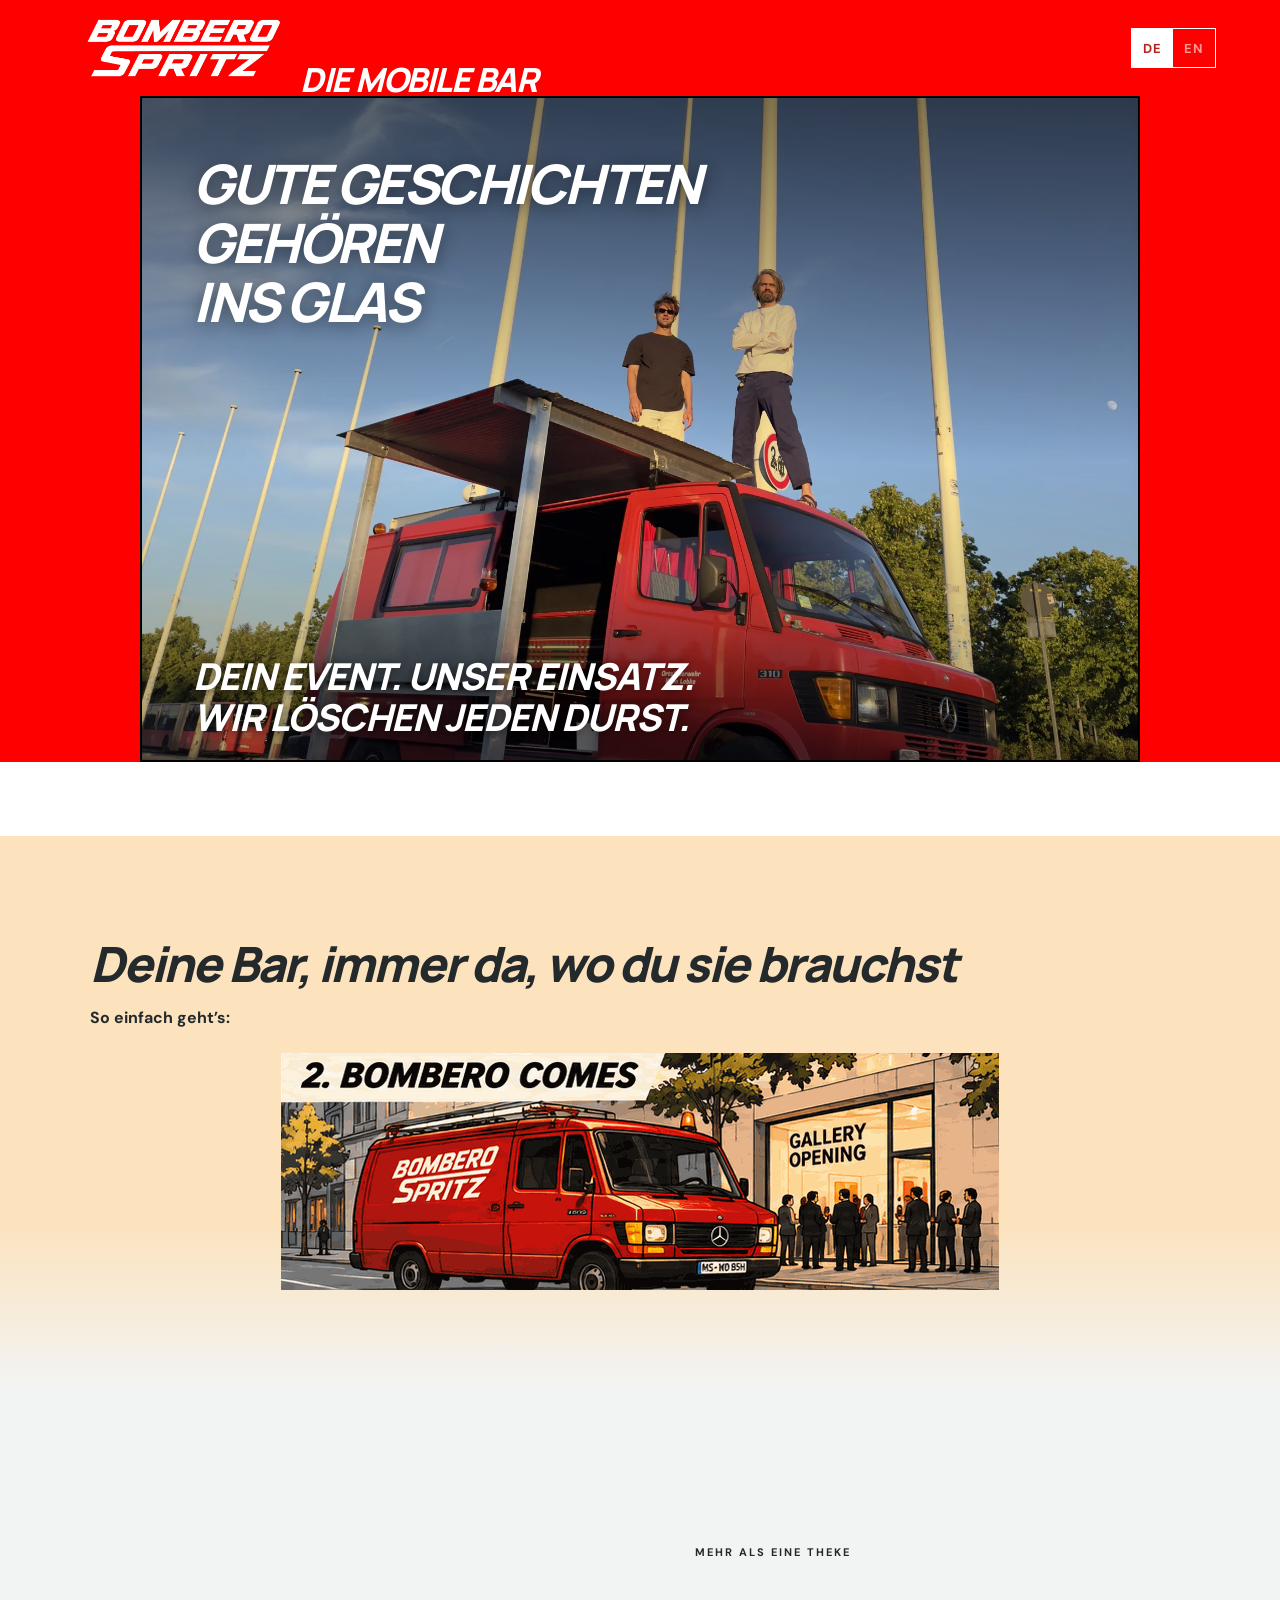
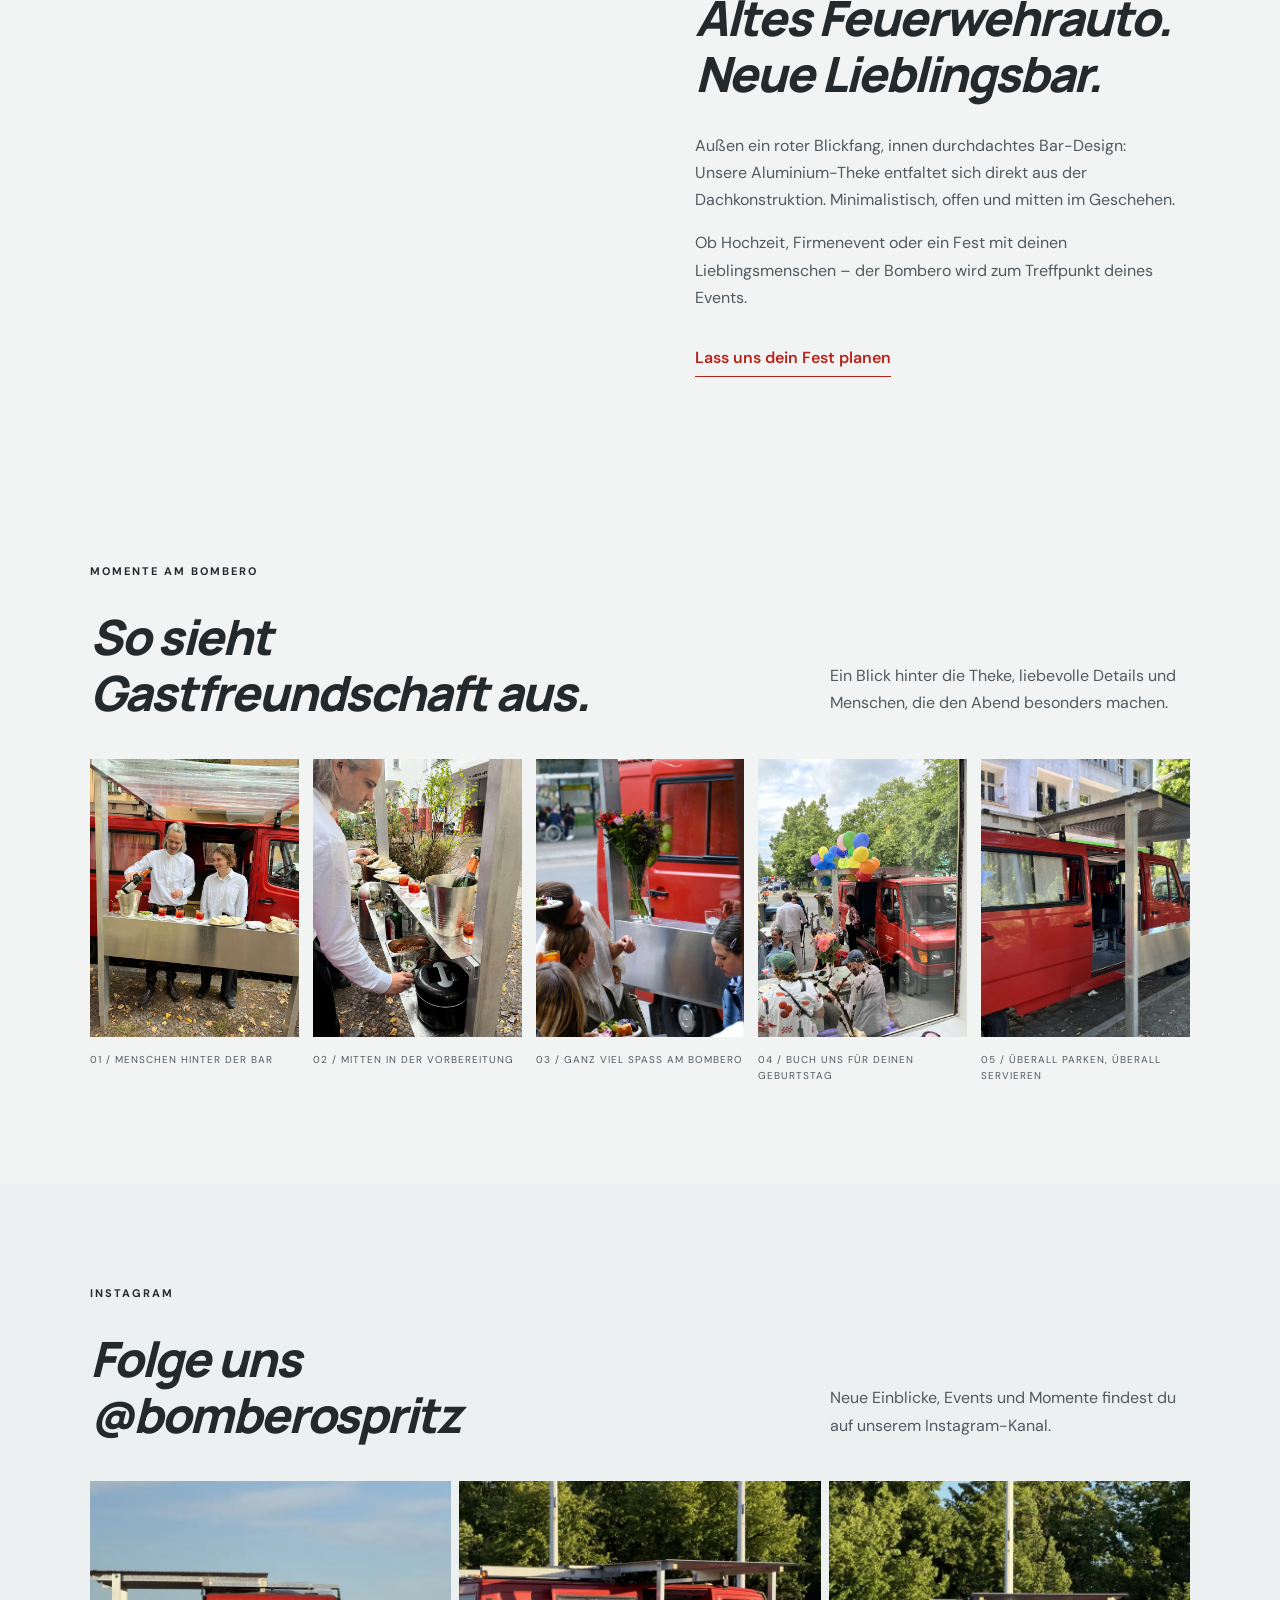
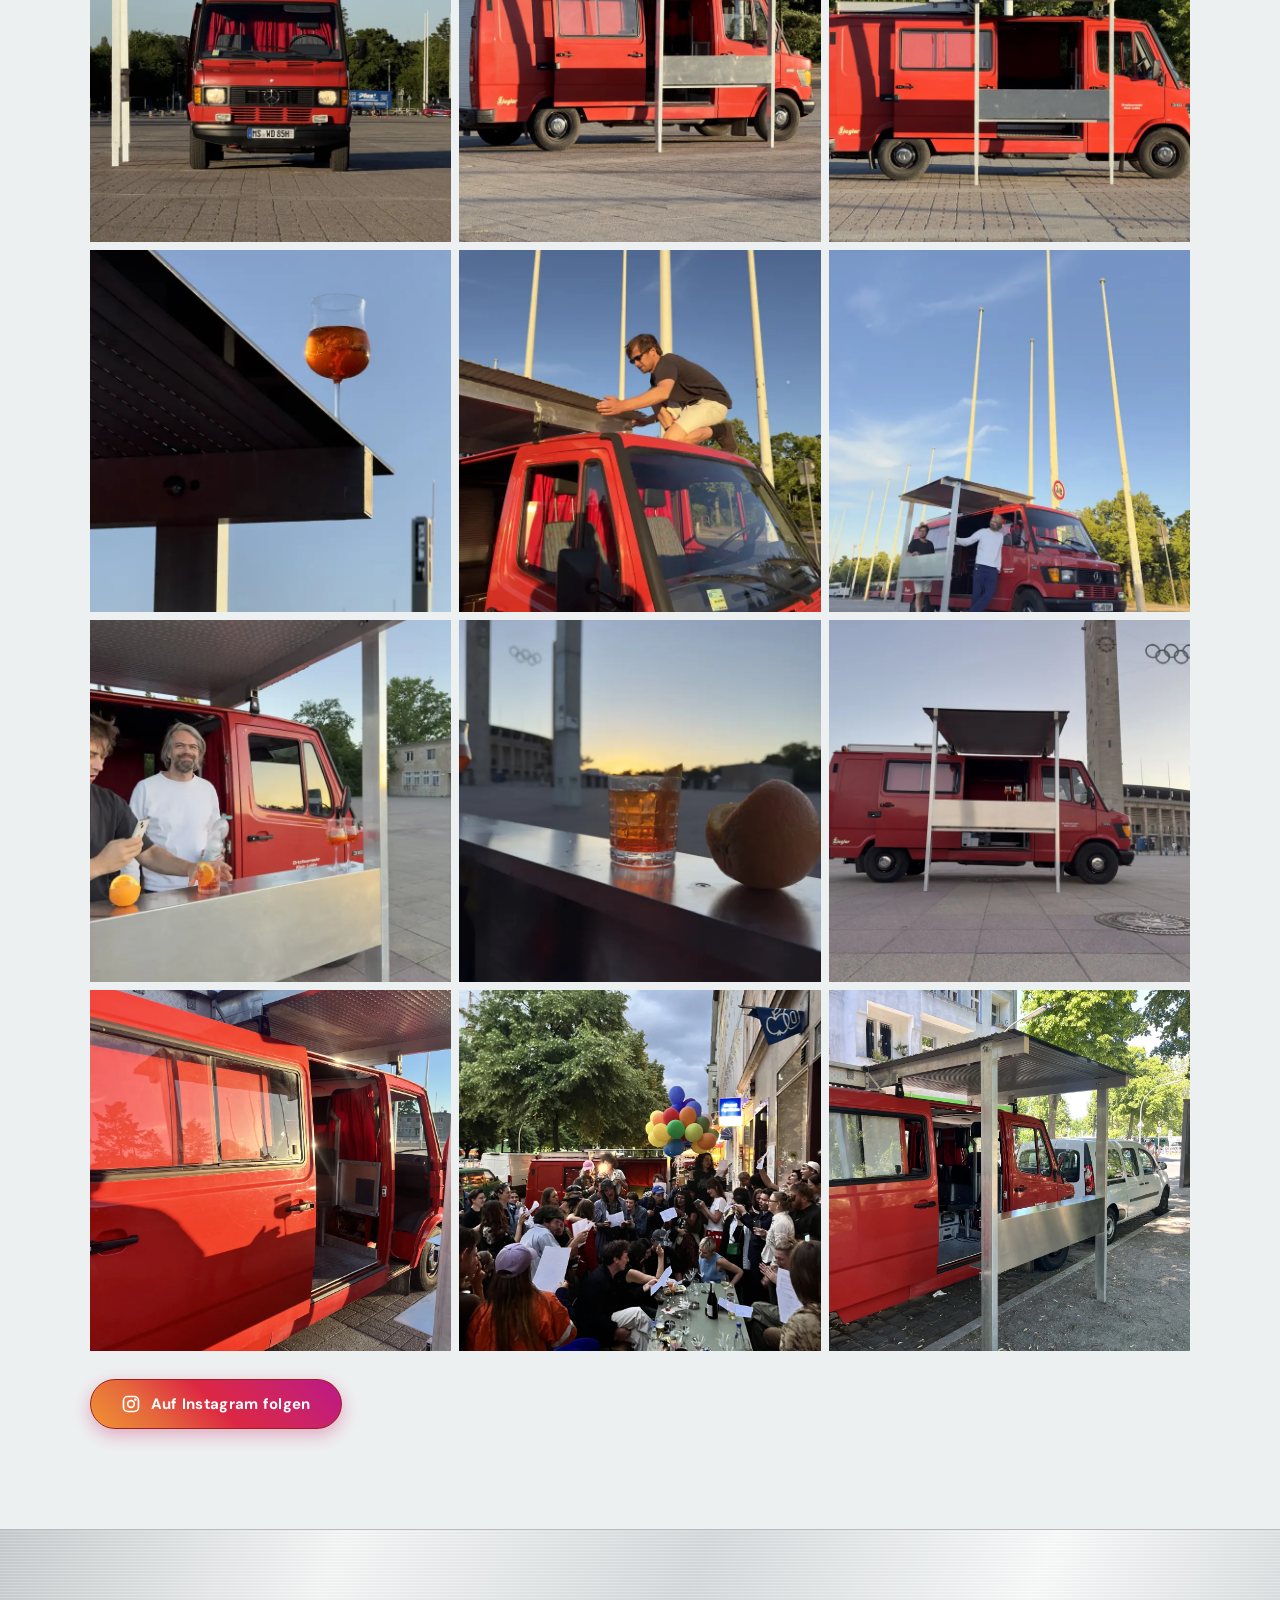
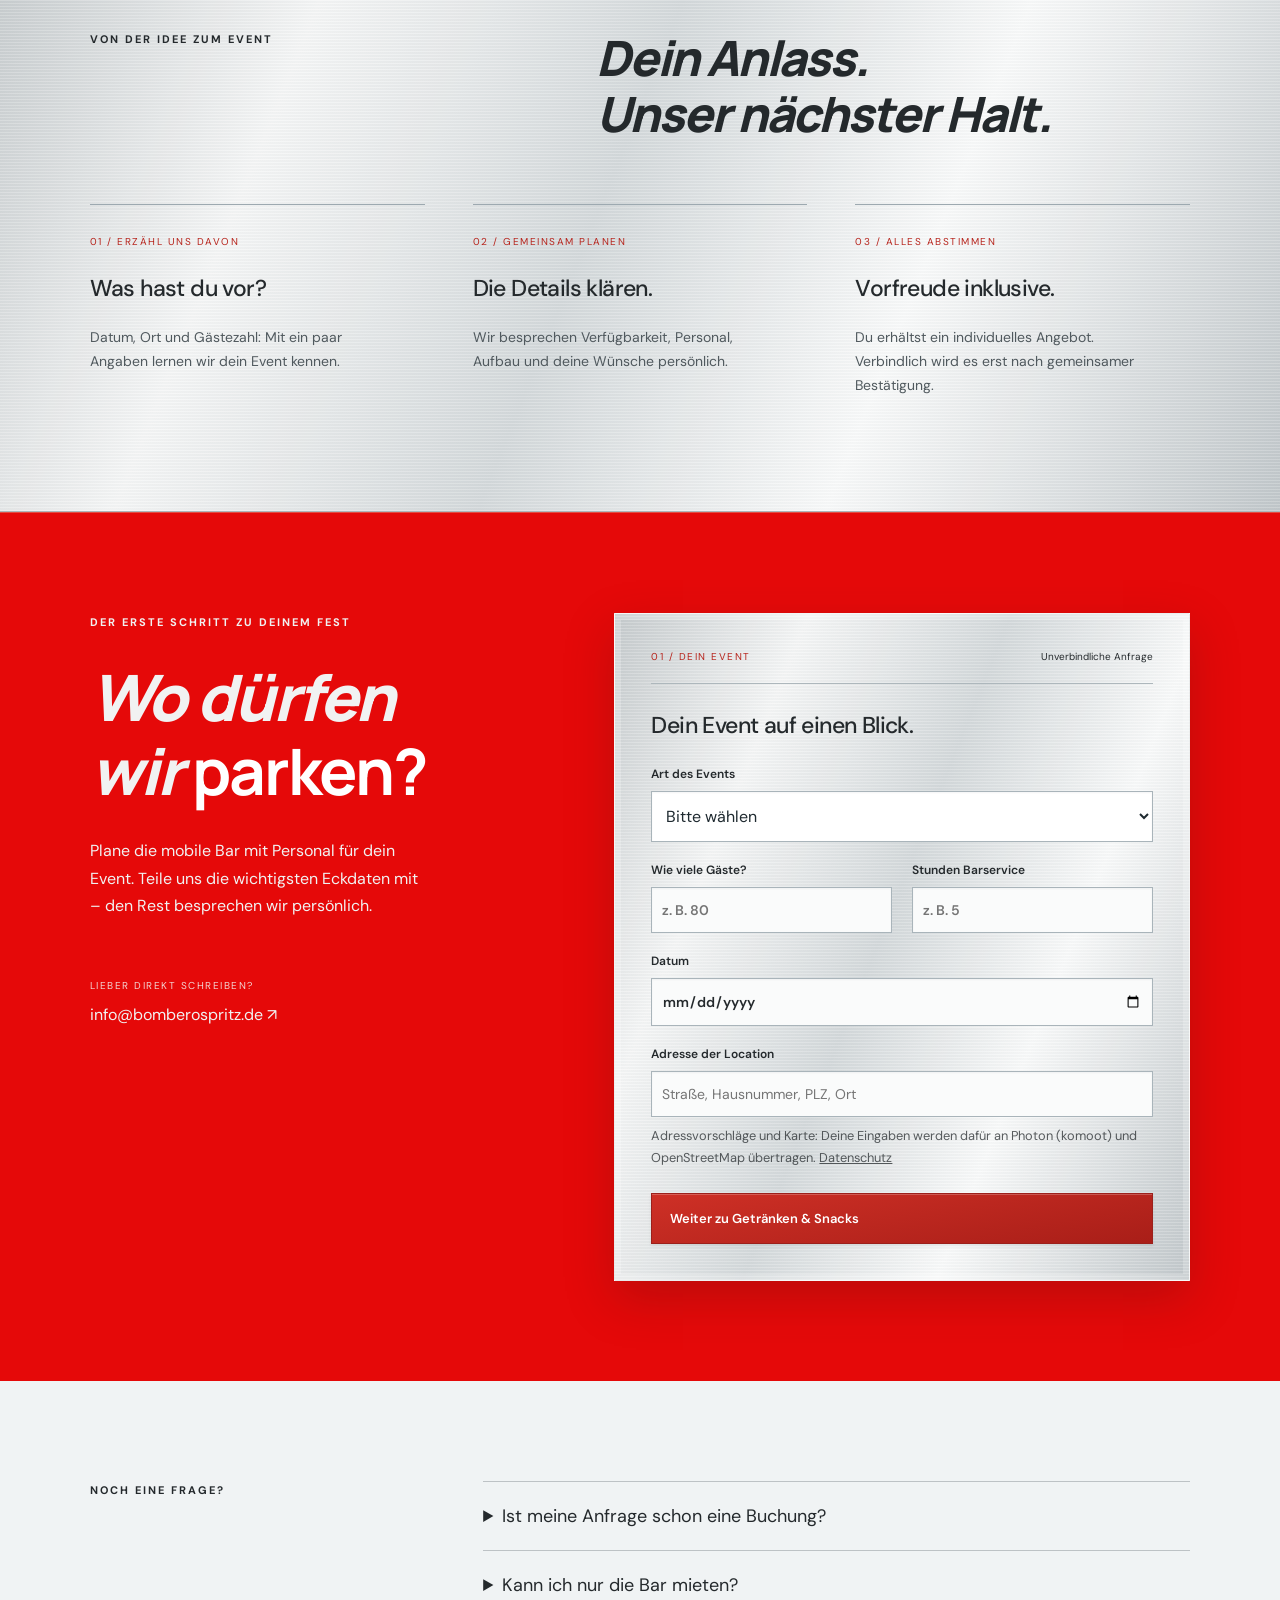
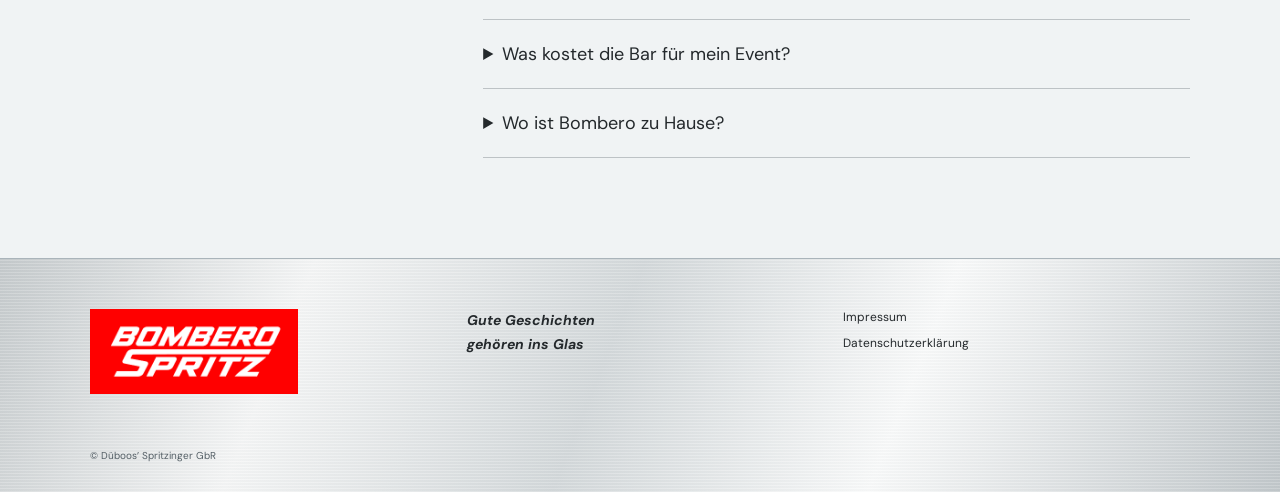
<file: index.html>
<!doctype html>
<html lang="de">

<head>
    <meta charset="utf-8">
    <meta name="viewport" content="width=device-width,initial-scale=1">
    <title>
        Bombero Spritz — Deine mobile Bar aus Berlin
    </title>
    <meta name="description" content="Ein roter Klassiker. Eine besondere Bar. Entdecke  Bombero Spritz aus Berlin und plane die mobile Bar für dein Event.">
    <link rel="stylesheet" href="assets/leaflet/leaflet.css">
    <link rel="stylesheet" href="style.css">
</head>

<body>
    <header>
        <a class="brand" href="#" aria-label="Bombero Spritz Startseite"><img src="assets/logo.png" alt="Bombero Spritz" width="911" height="371"></a>
        <div class="drive" aria-hidden="false"><span>Die mobile Bar</span></div>
        <nav aria-label="Sprache"><div class="lang-switch" role="group" aria-label="Sprache / Language"><button type="button" data-lang="de" lang="de" aria-pressed="true">DE</button><button type="button" data-lang="en" lang="en" aria-pressed="false">EN</button></div></nav>
    </header>
    <main>
        <div class="top-split">
        <div class="top-hero">
        <section class="stage">
            <div class="stage-frame">
                <img src="assets/hero.webp" alt="Zwei Mitglieder des Bombero-Teams auf dem Dach des roten Feuerwehrwagens">
                <div class="stage-copy">
                    <h1>
                        Gute Geschichten<br>gehören<br>ins Glas
                    </h1>
                    <p class="intro">
                        Dein Event. Unser Einsatz.<br>Wir löschen jeden Durst.
                    </p>
                </div>
            </div>
        </section>
        <div class="cta-row">
            <a class="stage-cta" href="#event">Dein Event planen</a>
        </div>
        <section class="gif-section section" aria-labelledby="gif-heading">
            <h2 id="gif-heading">Deine Bar, immer da, wo du sie brauchst</h2>
            <p>So einfach geht’s:</p>
            <img src="assets/gallery_opening.gif" alt="Comic: Eine Frau in einer Galerie ruft Bombero Spritz an" width="718" height="237">
        </section>
        </div>
        <section class="story section" id="bar">
            <div class="story-photo slideshow">
                <img src="assets/foto_2a.webp" alt="Zwei Mitglieder des Bombero-Teams hinter der glänzenden Aluminium-Theke vor dem roten Feuerwehrwagen" loading="lazy">
                <img src="assets/foto_2b.webp" alt="" loading="lazy">
            </div>
            <div>
                <p class="eyebrow">
                    MEHR ALS EINE THEKE
                </p>
                <h2>
                    Altes Feuerwehrauto.<br>Neue Lieblingsbar.
                </h2>
                <p>
                    Außen ein roter Blickfang, innen durchdachtes Bar-Design: Unsere Aluminium-Theke entfaltet sich direkt aus der Dachkonstruktion. Minimalistisch, offen und mitten im Geschehen.
                </p>
                <p>
                    Ob Hochzeit, Firmenevent oder ein Fest mit deinen Lieblingsmenschen – der Bombero wird zum Treffpunkt deines Events.
                </p>
                <a class="text-link" href="#event">Lass uns dein Fest planen</a>
            </div>
        </section>
        </div>
        <section class="event-gallery section" id="einblicke">
            <div class="gallery-heading">
                <div>
                    <p class="eyebrow">
                        MOMENTE AM BOMBERO
                    </p>
                    <h2>
                        So sieht<br>Gastfreundschaft aus.
                    </h2>
                </div>
                <p>
                    Ein Blick hinter die Theke, liebevolle Details und Menschen, die den Abend besonders machen.
                </p>
            </div>
            <div class="photo-grid">
                <figure>
                    <a href="assets/event-team.jpg" target="_blank" rel="noopener" aria-label="Teamfoto in voller Größe öffnen"><img src="assets/event-team.jpg" alt="Zwei Mitglieder des Bombero-Teams hinter der gedeckten Bar" loading="lazy" width="1536" height="2048"></a>
                    <figcaption>
                        01 / Menschen hinter der Bar
                    </figcaption>
                </figure>
                <figure>
                    <a href="assets/event-service.jpg" target="_blank" rel="noopener" aria-label="Servicefoto in voller Größe öffnen"><img src="assets/event-service.jpg" alt="Ein Blick hinter die Theke während der Vorbereitung" loading="lazy" width="1536" height="2048"></a>
                    <figcaption>
                        02 / Mitten in der Vorbereitung
                    </figcaption>
                </figure>
                <figure>
                    <a href="assets/so-much-fun.webp" target="_blank" rel="noopener" aria-label="Foto in voller Größe öffnen"><img src="assets/so-much-fun.webp" alt="Gäste mit Tellern und Drinks vor dem roten Feuerwehrwagen mit Blumenstrauß auf der Theke" loading="lazy" width="1066" height="1600"></a>
                    <figcaption>
                        03 / Ganz viel Spaß am Bombero
                    </figcaption>
                </figure>
                <figure>
                    <a href="assets/book-it.webp" target="_blank" rel="noopener" aria-label="Foto in voller Größe öffnen"><img src="assets/book-it.webp" alt="Bunte Luftballons über dem roten Feuerwehrwagen, Gäste feiern im Vordergrund" loading="lazy" width="1350" height="1800"></a>
                    <figcaption>
                        04 / Buch uns für deinen Geburtstag
                    </figcaption>
                </figure>
                <figure>
                    <a href="assets/park-and-serve.webp" target="_blank" rel="noopener" aria-label="Foto in voller Größe öffnen"><img src="assets/park-and-serve.webp" alt="Der rote Feuerwehrwagen mit ausgeklappter Theke am Straßenrand" loading="lazy" width="1800" height="1350"></a>
                    <figcaption>
                        05 / Überall parken, überall servieren
                    </figcaption>
                </figure>
            </div>
        </section>
        <section class="insta section" id="instagram">
            <div class="gallery-heading">
                <div>
                    <p class="eyebrow">
                        INSTAGRAM
                    </p>
                    <h2>
                        Folge uns<br>@bomberospritz
                    </h2>
                </div>
                <p>
                    Neue Einblicke, Events und Momente findest du auf unserem Instagram-Kanal.
                </p>
            </div>
            <div class="insta-grid">
                <a href="https://www.instagram.com/bomberospritz/" target="_blank" rel="noopener"><img src="assets/insta/IMG_4475.webp" alt="Der rote Bombero-Wagen von vorn auf einem weiten Platz" loading="lazy" width="750" height="750"></a>
                <a href="https://www.instagram.com/bomberospritz/" target="_blank" rel="noopener"><img src="assets/insta/IMG_4489.webp" alt="Der Bombero-Wagen mit aufgeklappter Theke in der Abendsonne" loading="lazy" width="750" height="750"></a>
                <a href="https://www.instagram.com/bomberospritz/" target="_blank" rel="noopener"><img src="assets/insta/IMG_4493.webp" alt="Der Bombero-Wagen von der Seite vor grünen Bäumen" loading="lazy" width="750" height="750"></a>
                <a href="https://www.instagram.com/bomberospritz/" target="_blank" rel="noopener"><img src="assets/insta/IMG_4516.webp" alt="Ein Spritz-Glas vor blauem Himmel auf der Theke" loading="lazy" width="750" height="750"></a>
                <a href="https://www.instagram.com/bomberospritz/" target="_blank" rel="noopener"><img src="assets/insta/IMG_4530.webp" alt="Ein Teammitglied auf dem Dach des Wagens" loading="lazy" width="750" height="750"></a>
                <a href="https://www.instagram.com/bomberospritz/" target="_blank" rel="noopener"><img src="assets/insta/IMG_4551.webp" alt="Fahnenmasten vor blauem Himmel mit dem Wagen im Vordergrund" loading="lazy" width="750" height="750"></a>
                <a href="https://www.instagram.com/bomberospritz/" target="_blank" rel="noopener"><img src="assets/insta/IMG_4573.webp" alt="Zwei Gäste lächeln aus dem Wagen heraus" loading="lazy" width="750" height="750"></a>
                <a href="https://www.instagram.com/bomberospritz/" target="_blank" rel="noopener"><img src="assets/insta/IMG_4575.webp" alt="Ein Drink im Abendlicht vor den Olympia-Türmen" loading="lazy" width="750" height="750"></a>
                <a href="https://www.instagram.com/bomberospritz/" target="_blank" rel="noopener"><img src="assets/insta/IMG_4627.webp" alt="Der Bombero-Wagen mit Theke vor dem Olympiastadion" loading="lazy" width="750" height="750"></a>
                <a href="https://www.instagram.com/bomberospritz/" target="_blank" rel="noopener"><img src="assets/insta/IMG_8260.webp" alt="Der rote Bombero-Wagen mit offener Tür und Theke im Abendlicht" loading="lazy" width="1125" height="1500"></a>
                <a href="https://www.instagram.com/bomberospritz/" target="_blank" rel="noopener"><img src="assets/insta/IMG_8348.webp" alt="Gäste feiern an langen Tischen unter bunten Luftballons vor dem Bombero" loading="lazy" width="1125" height="1500"></a>
                <a href="https://www.instagram.com/bomberospritz/" target="_blank" rel="noopener"><img src="assets/park-and-serve.webp" alt="Der rote Feuerwehrwagen mit ausgeklappter Theke am Straßenrand" loading="lazy" width="1800" height="1350"></a>
            </div>
            <a class="button insta-follow" href="https://www.instagram.com/bomberospritz/" target="_blank" rel="noopener">Auf Instagram folgen</a>
        </section>
        <section class="process section" id="ablauf">
            <div class="section-heading">
                <p class="eyebrow">
                    VON DER IDEE ZUM EVENT
                </p>
                <h2>
                    Dein Anlass.<br>Unser nächster Halt.
                </h2>
            </div>
            <div class="steps">
                <article>
                    <span>01 / ERZÄHL UNS DAVON</span>
                    <h3>
                        Was hast du vor?
                    </h3>
                    <p>
                        Datum, Ort und Gästezahl: Mit ein paar Angaben lernen wir dein Event kennen.
                    </p>
                </article>
                <article>
                    <span>02 / GEMEINSAM PLANEN</span>
                    <h3>
                        Die Details klären.
                    </h3>
                    <p>
                        Wir besprechen Verfügbarkeit, Personal, Aufbau und deine Wünsche persönlich.
                    </p>
                </article>
                <article>
                    <span>03 / ALLES ABSTIMMEN</span>
                    <h3>
                        Vorfreude inklusive.
                    </h3>
                    <p>
                        Du erhältst ein individuelles Angebot. Verbindlich wird es erst nach gemeinsamer Bestätigung.
                    </p>
                </article>
            </div>
        </section>
        <section class="booking section" id="event">
            <div class="booking-intro">
                <p class="eyebrow">
                    DER ERSTE SCHRITT ZU DEINEM FEST
                </p>
                <h2>
                    Wo dürfen<br>wir <em>parken?</em>
                </h2>
                <p>
                    Plane die mobile Bar mit Personal für dein Event. Teile uns die wichtigsten Eckdaten mit – den Rest besprechen wir persönlich.
                </p>
                <div class="contact">
                    <span>LIEBER DIREKT SCHREIBEN?</span><a href="mailto:info@bomberospritz.de">info@bomberospritz.de ↗</a>
                </div>
            </div>
            <form id="event-form">
                <div class="form-top">
                    <span id="step-label" data-i18n-skip>01 / DEIN EVENT</span><span>Unverbindliche Anfrage</span>
                </div>
                <div id="step-one">
                    <h3>
                        Dein Event auf einen Blick.
                    </h3>
                    <div class="fields">
                        <label class="full">
                Art des Events<select name="eventtyp" required><option value="">Bitte wählen</option><option value="Hochzeit">Hochzeit</option><option value="Firmenevent">Firmenevent</option><option value="Pop-up">Pop-up</option><option value="Galerieeröffnung">Galerieeröffnung</option><option value="Sonstiges">Sonstiges</option></select>
              </label>
                        <label>
                Wie viele Gäste?<input name="gaeste" type="number" min="1" max="100000" step="1" required placeholder="z. B. 80">
              </label>
                        <label>
                Stunden Barservice<input name="stunden" type="number" min="1" max="24" step="0.5" required placeholder="z. B. 5">
              </label>
                        <label class="full">
                Datum<input name="datum" type="date" required>
              </label>
                        <div class="full venue">
                            <label for="adresse">Adresse der Location</label>
                            <div class="venue-box">
                                <input id="adresse" name="adresse" type="text" autocomplete="off" maxlength="200" required placeholder="Straße, Hausnummer, PLZ, Ort" role="combobox" aria-expanded="false" aria-controls="venue-suggestions" aria-autocomplete="list">
                                <ul id="venue-suggestions" class="venue-suggestions" role="listbox" hidden></ul>
                            </div>
                            <p class="venue-hint">Adressvorschläge und Karte: Deine Eingaben werden dafür an Photon (komoot) und OpenStreetMap übertragen. <a href="datenschutz.html">Datenschutz</a></p>
                            <div class="venue-map" id="venue-map" hidden></div>
                        </div>
                    </div>
                    <button class="button" type="button" id="next">Weiter zu Getränken & Snacks</button>
                </div>
                <div id="step-plan" hidden>
                    <h3>
                        Getränke & Snacks.
                    </h3>
                    <ul class="event-recap" id="event-recap" data-i18n-skip></ul>
                    <p class="form-note">
                        Wähle aus, was du möchtest. Die Mengen sind Vorschläge und lassen sich mit +/− oder direkt im Feld ändern. Bei 0 wird der Eintrag entfernt.
                    </p>
                    <div id="quantity-list">
                        <div class="option">
                            <label class="checkline">
                                <input name="aperitivo_an" type="checkbox" checked><span>Spritz-Aperitivo<br><small>1 Getränk pro Gast und Stunde</small></span>
                            </label>
                            <div class="option-body">
                                <div class="quantity-row">
                                    <label for="aperitivo">Getränke</label>
                                    <div class="quantity-control">
                                        <button type="button" data-quantity="aperitivo" data-delta="-1" aria-label="Spritz-Aperitivo verringern">−</button><input id="aperitivo" name="aperitivo" type="number" min="0" max="1000000" step="1" inputmode="numeric" value="0" required><button type="button" data-quantity="aperitivo" data-delta="1" aria-label="Spritz-Aperitivo erhöhen">+</button>
                                    </div>
                                </div>
                            </div>
                        </div>
                        <div class="option">
                            <label class="checkline">
                                <input name="wasser_an" type="checkbox" checked><span>Wasser · kleine Flasche (0,2 l)<br><small>Hälfte still, Hälfte sprudelnd (je 0,2 l)</small></span>
                            </label>
                            <div class="option-body">
                                <div class="quantity-row">
                                    <label for="wasser_still">Stilles Wasser · Flaschen (0,2 l)</label>
                                    <div class="quantity-control">
                                        <button type="button" data-quantity="wasser_still" data-delta="-1" aria-label="Stilles Wasser · Flaschen verringern">−</button><input id="wasser_still" name="wasser_still" type="number" min="0" max="1000000" step="1" inputmode="numeric" value="0" required><button type="button" data-quantity="wasser_still" data-delta="1" aria-label="Stilles Wasser · Flaschen erhöhen">+</button>
                                    </div>
                                </div>
                                <div class="quantity-row">
                                    <label for="wasser_sprudel">Sprudelwasser · Flaschen (0,2 l)</label>
                                    <div class="quantity-control">
                                        <button type="button" data-quantity="wasser_sprudel" data-delta="-1" aria-label="Sprudelwasser · Flaschen verringern">−</button><input id="wasser_sprudel" name="wasser_sprudel" type="number" min="0" max="1000000" step="1" inputmode="numeric" value="0" required><button type="button" data-quantity="wasser_sprudel" data-delta="1" aria-label="Sprudelwasser · Flaschen erhöhen">+</button>
                                    </div>
                                </div>
                                <p class="option-total" id="wasser-total" data-i18n-skip></p>
                            </div>
                        </div>
                        <div class="option">
                            <label class="checkline">
                                <input name="bubbles_an" type="checkbox"><span>Begrüßungsbubbles<br><small>1 Glas pro Gast</small></span>
                            </label>
                            <div class="option-body">
                                <div class="bubble-select"><label for="bubbles">Sorte</label><select id="bubbles" name="bubbles"><option value="Sekt">Sekt</option><option value="Crémant">Crémant</option><option value="Champagner">Champagner</option></select></div>
                                <div class="quantity-row">
                                    <label for="bubbles_qty">Gläser</label>
                                    <div class="quantity-control">
                                        <button type="button" data-quantity="bubbles_qty" data-delta="-1" aria-label="Begrüßungsbubbles · Gläser verringern">−</button><input id="bubbles_qty" name="bubbles_qty" type="number" min="0" max="1000000" step="1" inputmode="numeric" value="0" required><button type="button" data-quantity="bubbles_qty" data-delta="1" aria-label="Begrüßungsbubbles · Gläser erhöhen">+</button>
                                    </div>
                                </div>
                            </div>
                        </div>
                        <div class="option">
                            <label class="checkline">
                                <input name="limonade_an" type="checkbox"><span>Limonade<br><small>1 Portion pro Gast</small></span>
                            </label>
                            <div class="option-body">
                                <div class="quantity-row">
                                    <label for="limonade">Portionen</label>
                                    <div class="quantity-control">
                                        <button type="button" data-quantity="limonade" data-delta="-1" aria-label="Limonade · Portionen verringern">−</button><input id="limonade" name="limonade" type="number" min="0" max="1000000" step="1" inputmode="numeric" value="0" required><button type="button" data-quantity="limonade" data-delta="1" aria-label="Limonade · Portionen erhöhen">+</button>
                                    </div>
                                </div>
                            </div>
                        </div>
                        <div class="option">
                            <label class="checkline">
                                <input name="bier_an" type="checkbox"><span>Bier<br><small>Peroni: Hälfte alkoholfrei, Hälfte mit Alkohol (je 0,3 l)</small></span>
                            </label>
                            <div class="option-body">
                                <div class="quantity-row">
                                    <label for="bier_alkoholfrei">Peroni alkoholfrei · Flaschen (0,3 l)</label>
                                    <div class="quantity-control">
                                        <button type="button" data-quantity="bier_alkoholfrei" data-delta="-1" aria-label="Peroni alkoholfrei · Flaschen verringern">−</button><input id="bier_alkoholfrei" name="bier_alkoholfrei" type="number" min="0" max="1000000" step="1" inputmode="numeric" value="0" required><button type="button" data-quantity="bier_alkoholfrei" data-delta="1" aria-label="Peroni alkoholfrei · Flaschen erhöhen">+</button>
                                    </div>
                                </div>
                                <div class="quantity-row">
                                    <label for="bier_peroni">Peroni mit Alkohol · Flaschen (0,3 l)</label>
                                    <div class="quantity-control">
                                        <button type="button" data-quantity="bier_peroni" data-delta="-1" aria-label="Peroni mit Alkohol · Flaschen verringern">−</button><input id="bier_peroni" name="bier_peroni" type="number" min="0" max="1000000" step="1" inputmode="numeric" value="0" required><button type="button" data-quantity="bier_peroni" data-delta="1" aria-label="Peroni mit Alkohol · Flaschen erhöhen">+</button>
                                    </div>
                                </div>
                            </div>
                        </div>
                        <div class="option">
                            <label class="checkline">
                                <input name="tramezzini_an" type="checkbox"><span>Thunfisch-Tramezzini<br><small>1 Sandwich pro Gast</small></span>
                            </label>
                            <div class="option-body">
                                <div class="quantity-row">
                                    <label for="tramezzini">Stück</label>
                                    <div class="quantity-control">
                                        <button type="button" data-quantity="tramezzini" data-delta="-1" aria-label="Thunfisch-Tramezzini · Stück verringern">−</button><input id="tramezzini" name="tramezzini" type="number" min="0" max="1000000" step="1" inputmode="numeric" value="0" required><button type="button" data-quantity="tramezzini" data-delta="1" aria-label="Thunfisch-Tramezzini · Stück erhöhen">+</button>
                                    </div>
                                </div>
                            </div>
                        </div>
                    </div>
                    <p class="included">
                        ✓ Oliven sind als Snack inbegriffen.
                    </p>
                    <button class="back" id="reset-quantities" type="button">Vorgeschlagene Mengen wiederherstellen</button><button class="button" id="plan-next" type="button">Weiter zu Kontakt & Übersicht</button><button class="back" id="plan-back"
                        type="button">← Eventdetails ändern</button>
                    <p class="form-note" id="quantity-status" role="status" data-i18n-skip>
                    </p>
                </div>
                <div id="step-two" hidden>
                    <h3>
                        Kontakt & Übersicht.
                    </h3>
                    <div class="fields">
                        <label>
                Dein Name<input name="name" autocomplete="name" maxlength="150" required>
              </label>
                        <label>
                E-Mail<input name="email" type="email" autocomplete="email" maxlength="200" required>
              </label>
                        <label>
                Telefon (optional)<input name="telefon" type="tel" autocomplete="tel" maxlength="50">
              </label>
                    </div>
                    <label style="margin-top:20px">
              Weitere Wünsche (optional)<textarea name="wunsch" rows="3" maxlength="1500"></textarea>
            </label>
                    <div id="summary" class="summary" data-i18n-skip>
                    </div>
                    <p class="form-note">
                        Unverbindliche Anfrage: Verfügbarkeit und Preis bestätigen wir persönlich. Mit „Anfrage senden“ geht deine Anfrage direkt an info@bomberospritz.de. Wir melden uns persönlich bei dir. Auf dieser Seite werden keine Daten gespeichert.
                    </p>
                    <input type="text" name="website" tabindex="-1" autocomplete="off" aria-hidden="true" style="position:absolute;left:-9999px;width:1px;height:1px;opacity:0">
                    <button class="button" type="submit">Anfrage senden</button><div class="back-row"><button class="back" type="button" id="back">← Mengen ändern</button><button class="back" type="button" id="back-event">← Eventdetails ändern</button></div>
                    <p id="status" role="status" data-i18n-skip>
                    </p>
                    <button class="back" type="button" id="mail-fallback" hidden>Stattdessen per E-Mail-Programm senden</button>
                </div>
            </form>
        </section>
        <section class="faq section">
            <p class="eyebrow">
                NOCH EINE FRAGE?
            </p>
            <div>
                <details>
                    <summary>
                        Ist meine Anfrage schon eine Buchung?
                    </summary>
                    <p>
                        Nein. Wir klären zuerst Verfügbarkeit und Eventdetails. Eine verbindliche Buchung entsteht erst nach persönlicher Abstimmung und Bestätigung.
                    </p>
                </details>
                <details>
                    <summary>
                        Kann ich nur die Bar mieten?
                    </summary>
                    <p>
                        Ja, die Bar kann auch separat gemietet werden. Schreib uns deine Vorstellungen, damit wir gemeinsam die passende Lösung finden.
                    </p>
                </details>
                <details>
                    <summary>
                        Was kostet die Bar für mein Event?
                    </summary>
                    <p>
                        Der Preis wird individuell abgestimmt. Nenne uns Datum, Ort und Gästezahl, damit wir dein Event einschätzen können.
                    </p>
                </details>
                <details>
                    <summary>
                        Wo ist Bombero zu Hause?
                    </summary>
                    <p>
                        In Berlin. Ob dein Veranstaltungsort möglich ist, klären wir mit dir im Rahmen deiner Anfrage.
                    </p>
                </details>
            </div>
        </section>
    </main>
    <footer>
        <a class="brand" href="#"><img src="assets/logo.png" alt="Bombero Spritz" width="911" height="371"></a>
        <p>
            Gute Geschichten<br>gehören ins Glas
        </p>
        <div class="footer-links"><a href="impressum.html">Impressum</a><a href="datenschutz.html">Datenschutzerklärung</a></div><small>© Düboos’ Spritzinger GbR</small>
    </footer>
    <script src="assets/leaflet/leaflet.js"></script>
    <script src="i18n.js"></script>
    <script src="app.js"></script>
</body>

</html>
</file>
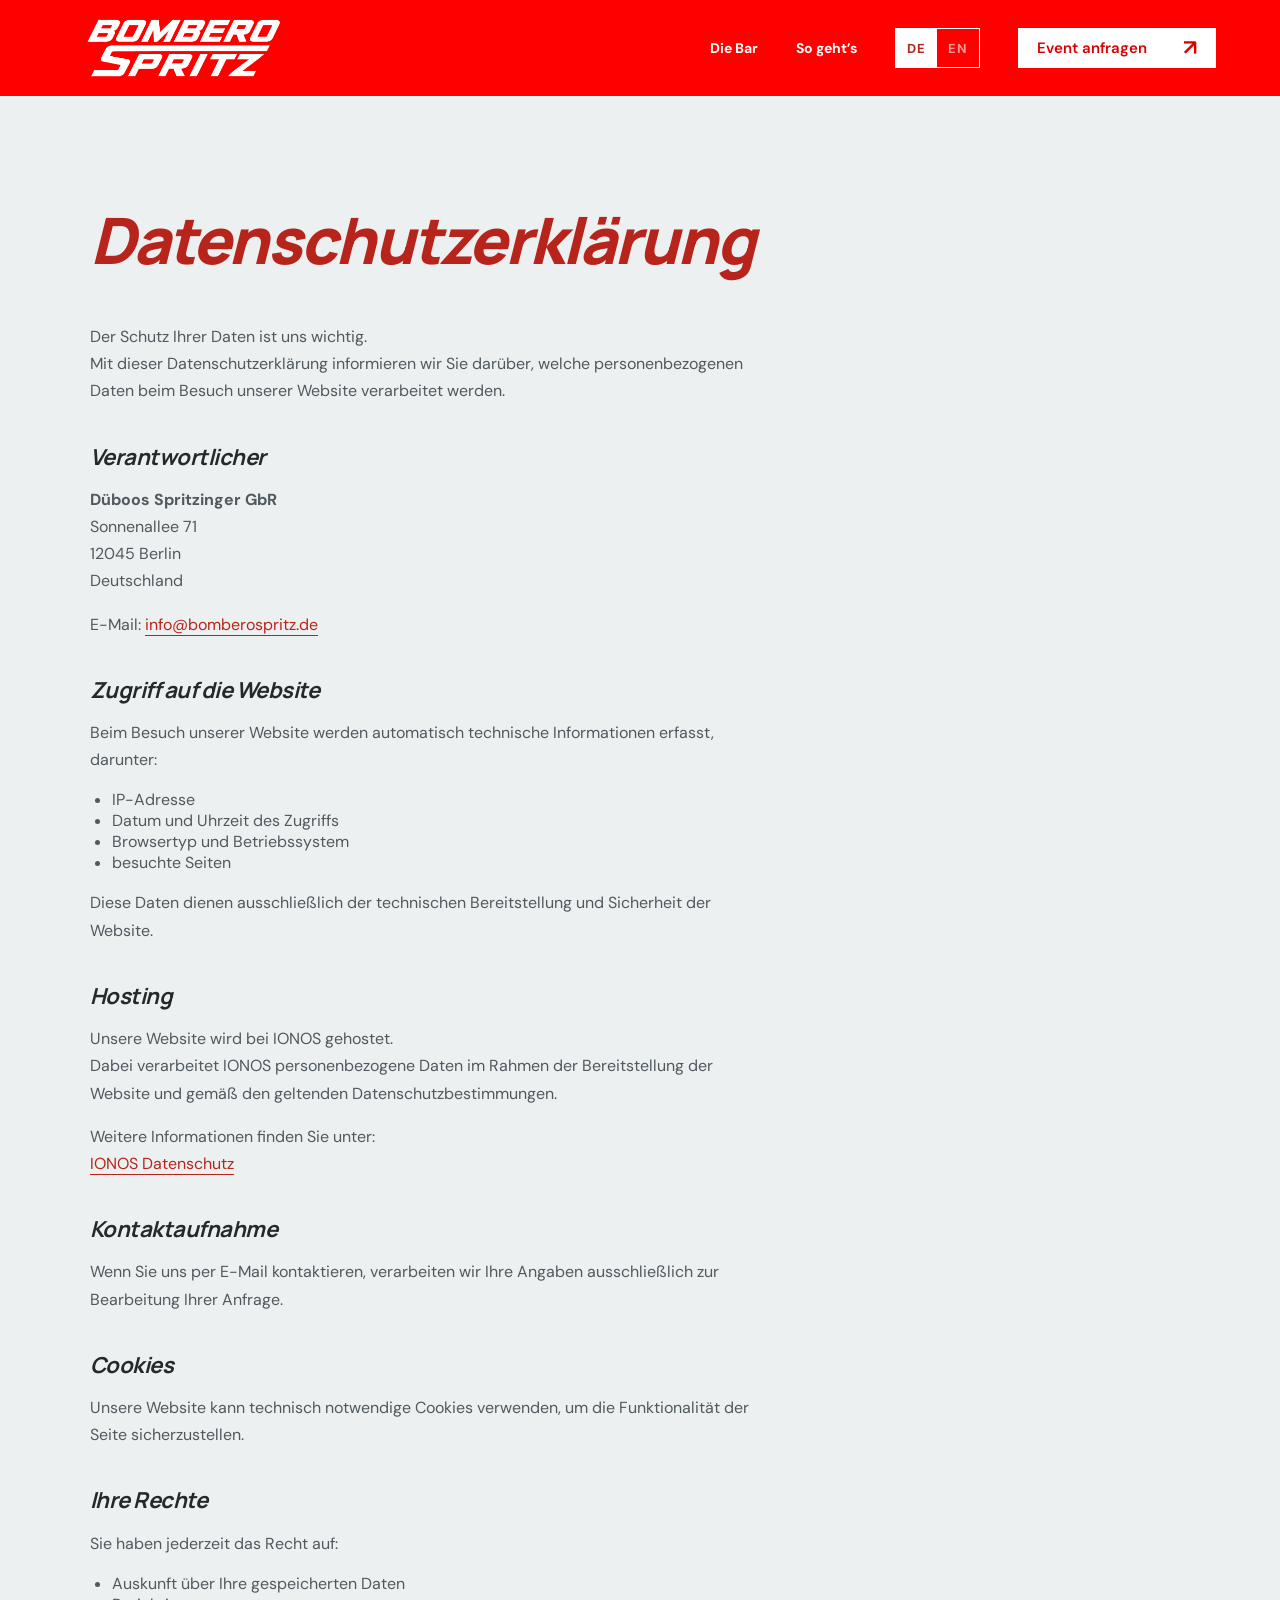
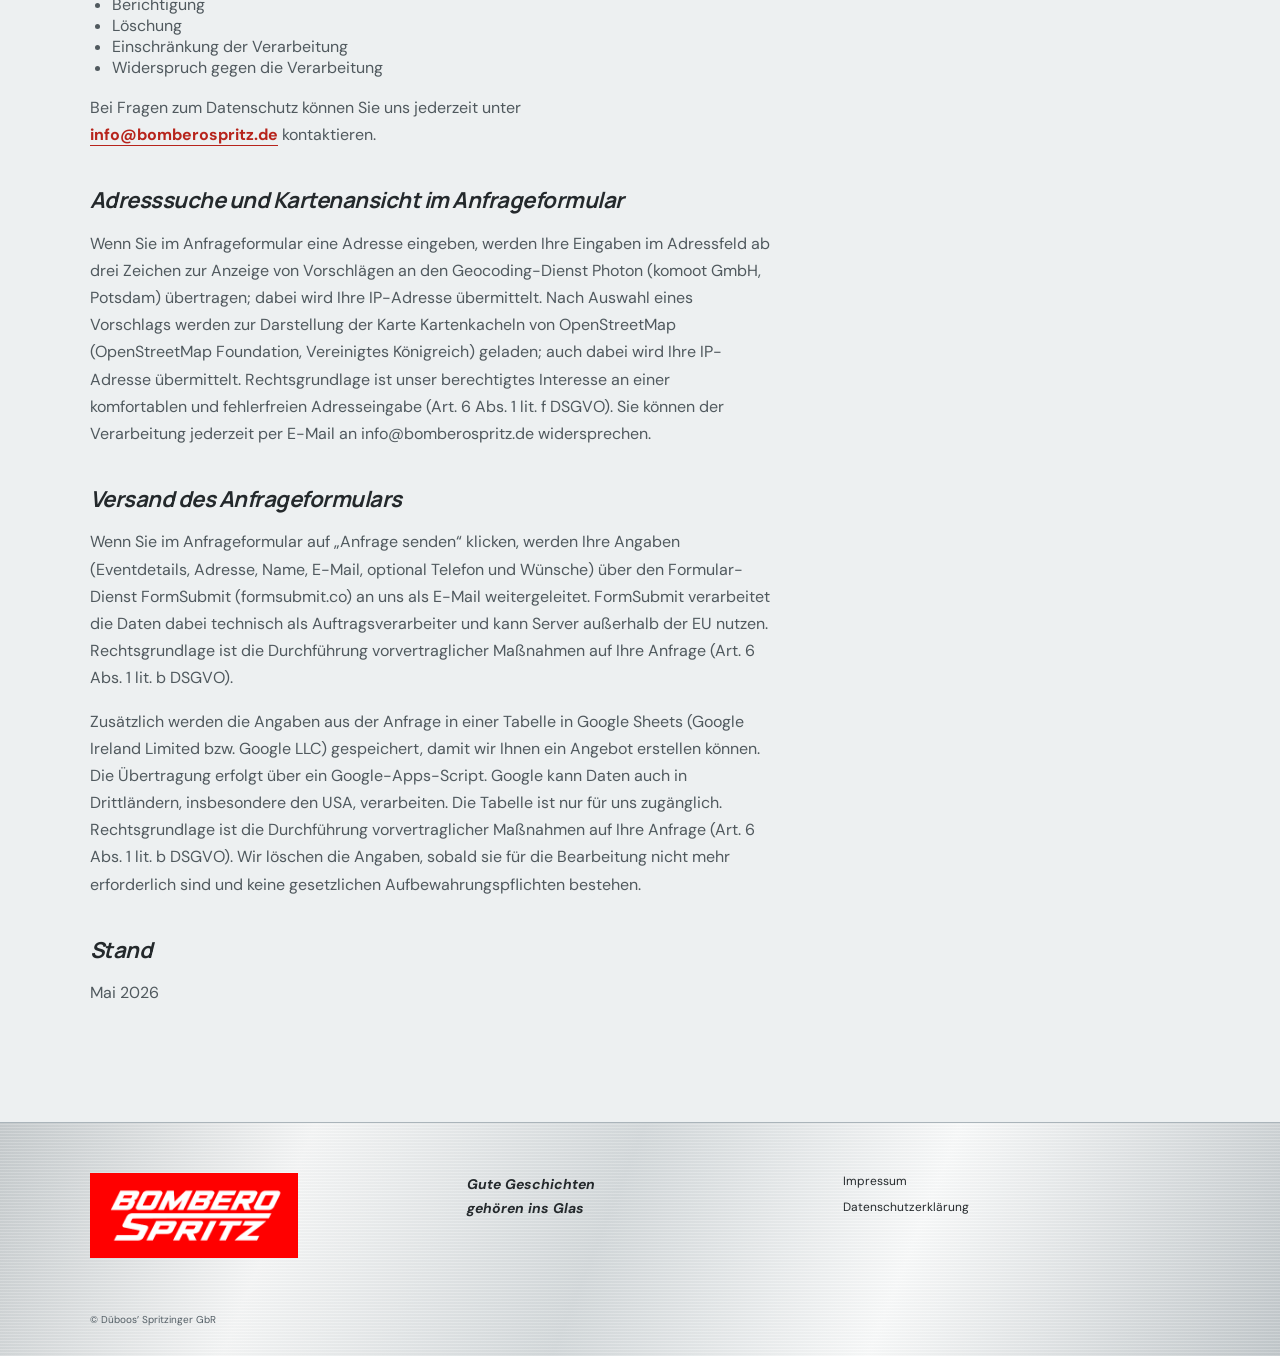
<file: datenschutz.html>
<!doctype html>
<html lang="de">

<head>
    <meta charset="utf-8">
    <meta name="viewport" content="width=device-width,initial-scale=1">
    <title>
        Datenschutzerklärung — Bombero Spritz
    </title>
    <meta name="description" content="Datenschutzerklärung von Bombero Spritz, Düboos Spritzinger GbR, Berlin.">
    <link rel="stylesheet" href="style.css">
</head>

<body>
    <header>
        <a class="brand" href="index.html" aria-label="Bombero Spritz Startseite"><img src="assets/logo.png" alt="Bombero Spritz" width="911" height="371"></a>
        <nav aria-label="Hauptnavigation">
            <a href="index.html#bar">Die Bar</a><a href="index.html#ablauf">So geht’s</a><div class="lang-switch" role="group" aria-label="Sprache / Language"><button type="button" data-lang="de" lang="de" aria-pressed="true">DE</button><button type="button" data-lang="en" lang="en" aria-pressed="false">EN</button></div><a class="button small" href="index.html#event">Event anfragen <span>↗</span></a>
        </nav>
    </header>
    <main>
        <section class="legal section">
            <h1>
                Datenschutzerklärung
            </h1>
            <p>
                Der Schutz Ihrer Daten ist uns wichtig.<br>Mit dieser Datenschutzerklärung informieren wir Sie darüber, welche personenbezogenen Daten beim Besuch unserer Website verarbeitet werden.
            </p>
            <h2>
                Verantwortlicher
            </h2>
            <p data-i18n-skip>
                <strong>Düboos Spritzinger GbR</strong><br>Sonnenallee 71<br>12045 Berlin<br>Deutschland
            </p>
            <p>
                E-Mail: <a href="mailto:info@bomberospritz.de" data-i18n-skip>info@bomberospritz.de</a>
            </p>
            <h2>
                Zugriff auf die Website
            </h2>
            <p>
                Beim Besuch unserer Website werden automatisch technische Informationen erfasst, darunter:
            </p>
            <ul>
                <li>IP-Adresse</li>
                <li>Datum und Uhrzeit des Zugriffs</li>
                <li>Browsertyp und Betriebssystem</li>
                <li>besuchte Seiten</li>
            </ul>
            <p>
                Diese Daten dienen ausschließlich der technischen Bereitstellung und Sicherheit der Website.
            </p>
            <h2>
                Hosting
            </h2>
            <p>
                Unsere Website wird bei IONOS gehostet.<br>Dabei verarbeitet IONOS personenbezogene Daten im Rahmen der Bereitstellung der Website und gemäß den geltenden Datenschutzbestimmungen.
            </p>
            <p>
                Weitere Informationen finden Sie unter:<br><a href="https://www.ionos.de/terms-gtc/datenschutzerklaerung/" target="_blank" rel="noopener">IONOS Datenschutz</a>
            </p>
            <h2>
                Kontaktaufnahme
            </h2>
            <p>
                Wenn Sie uns per E-Mail kontaktieren, verarbeiten wir Ihre Angaben ausschließlich zur Bearbeitung Ihrer Anfrage.
            </p>
            <h2>
                Cookies
            </h2>
            <p>
                Unsere Website kann technisch notwendige Cookies verwenden, um die Funktionalität der Seite sicherzustellen.
            </p>
            <h2>
                Ihre Rechte
            </h2>
            <p>
                Sie haben jederzeit das Recht auf:
            </p>
            <ul>
                <li>Auskunft über Ihre gespeicherten Daten</li>
                <li>Berichtigung</li>
                <li>Löschung</li>
                <li>Einschränkung der Verarbeitung</li>
                <li>Widerspruch gegen die Verarbeitung</li>
            </ul>
            <p>
                Bei Fragen zum Datenschutz können Sie uns jederzeit unter<br><strong><a href="mailto:info@bomberospritz.de" data-i18n-skip>info@bomberospritz.de</a></strong> kontaktieren.
            </p>
            <h2>
                Adresssuche und Kartenansicht im Anfrageformular
            </h2>
            <p>
                Wenn Sie im Anfrageformular eine Adresse eingeben, werden Ihre Eingaben im Adressfeld ab drei Zeichen zur Anzeige von Vorschlägen an den Geocoding-Dienst Photon (komoot GmbH, Potsdam) übertragen; dabei wird Ihre IP-Adresse übermittelt. Nach Auswahl eines Vorschlags werden zur Darstellung der Karte Kartenkacheln von OpenStreetMap (OpenStreetMap Foundation, Vereinigtes Königreich) geladen; auch dabei wird Ihre IP-Adresse übermittelt. Rechtsgrundlage ist unser berechtigtes Interesse an einer komfortablen und fehlerfreien Adresseingabe (Art. 6 Abs. 1 lit. f DSGVO). Sie können der Verarbeitung jederzeit per E-Mail an info@bomberospritz.de widersprechen.</p>
            <h2>
                Versand des Anfrageformulars
            </h2>
            <p>
                Wenn Sie im Anfrageformular auf „Anfrage senden“ klicken, werden Ihre Angaben (Eventdetails, Adresse, Name, E-Mail, optional Telefon und Wünsche) über den Formular-Dienst FormSubmit (formsubmit.co) an uns als E-Mail weitergeleitet. FormSubmit verarbeitet die Daten dabei technisch als Auftragsverarbeiter und kann Server außerhalb der EU nutzen. Rechtsgrundlage ist die Durchführung vorvertraglicher Maßnahmen auf Ihre Anfrage (Art. 6 Abs. 1 lit. b DSGVO).
            </p>
            <p>
                Zusätzlich werden die Angaben aus der Anfrage in einer Tabelle in Google Sheets (Google Ireland Limited bzw. Google LLC) gespeichert, damit wir Ihnen ein Angebot erstellen können. Die Übertragung erfolgt über ein Google-Apps-Script. Google kann Daten auch in Drittländern, insbesondere den USA, verarbeiten. Die Tabelle ist nur für uns zugänglich. Rechtsgrundlage ist die Durchführung vorvertraglicher Maßnahmen auf Ihre Anfrage (Art. 6 Abs. 1 lit. b DSGVO). Wir löschen die Angaben, sobald sie für die Bearbeitung nicht mehr erforderlich sind und keine gesetzlichen Aufbewahrungspflichten bestehen.
            </p>
            <h2>
                Stand
            </h2>
            <p>
                Mai 2026
            </p>
        </section>
    </main>
    <footer>
        <a class="brand" href="index.html"><img src="assets/logo.png" alt="Bombero Spritz" width="911" height="371"></a>
        <p>
            Gute Geschichten<br>gehören ins Glas
        </p>
        <div class="footer-links"><a href="impressum.html">Impressum</a><a href="datenschutz.html">Datenschutzerklärung</a></div><small>© Düboos’ Spritzinger GbR</small>
    </footer>
    <script src="i18n.js"></script>
</body>

</html>
</file>
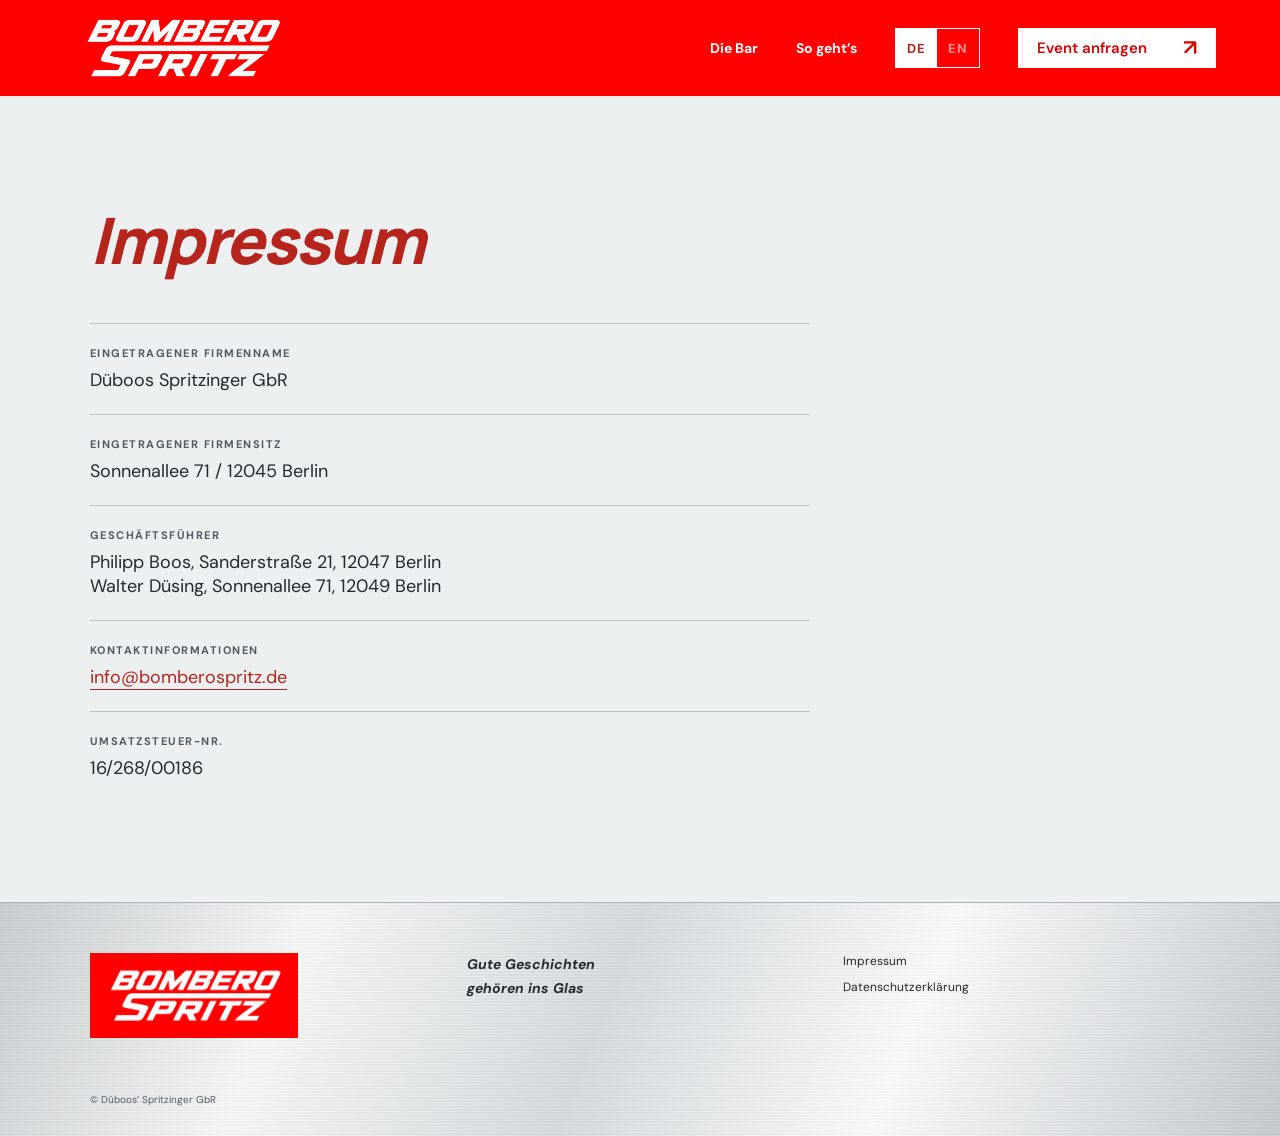
<file: impressum.html>
<!doctype html>
<html lang="de">

<head>
    <meta charset="utf-8">
    <meta name="viewport" content="width=device-width,initial-scale=1">
    <title>
        Impressum — Bombero Spritz
    </title>
    <meta name="description" content="Impressum von Bombero Spritz, Düboos Spritzinger GbR, Berlin.">
    <link rel="stylesheet" href="style.css">
</head>

<body>
    <header>
        <a class="brand" href="index.html" aria-label="Bombero Spritz Startseite"><img src="assets/logo.png" alt="Bombero Spritz" width="911" height="371"></a>
        <nav aria-label="Hauptnavigation">
            <a href="index.html#bar">Die Bar</a><a href="index.html#ablauf">So geht’s</a><div class="lang-switch" role="group" aria-label="Sprache / Language"><button type="button" data-lang="de" lang="de" aria-pressed="true">DE</button><button type="button" data-lang="en" lang="en" aria-pressed="false">EN</button></div><a class="button small" href="index.html#event">Event anfragen <span>↗</span></a>
        </nav>
    </header>
    <main>
        <section class="legal section">
            <h1>
                Impressum
            </h1>
            <dl>
                <dt>
                    Eingetragener Firmenname
                </dt>
                <dd data-i18n-skip>
                    Düboos Spritzinger GbR
                </dd>
                <dt>
                    Eingetragener Firmensitz
                </dt>
                <dd data-i18n-skip>
                    Sonnenallee 71 / 12045 Berlin
                </dd>
                <dt>
                    Geschäftsführer
                </dt>
                <dd data-i18n-skip>
                    Philipp Boos, Sanderstraße 21, 12047 Berlin<br>Walter Düsing, Sonnenallee 71, 12049 Berlin
                </dd>
                <dt>
                    Kontaktinformationen
                </dt>
                <dd>
                    <a href="mailto:info@bomberospritz.de" data-i18n-skip>info@bomberospritz.de</a>
                </dd>
                <dt>
                    Umsatzsteuer-Nr.
                </dt>
                <dd data-i18n-skip>
                    16/268/00186
                </dd>
            </dl>
        </section>
    </main>
    <footer>
        <a class="brand" href="index.html"><img src="assets/logo.png" alt="Bombero Spritz" width="911" height="371"></a>
        <p>
            Gute Geschichten<br>gehören ins Glas
        </p>
        <div class="footer-links"><a href="impressum.html">Impressum</a><a href="datenschutz.html">Datenschutzerklärung</a></div><small>© Düboos’ Spritzinger GbR</small>
    </footer>
    <script src="i18n.js"></script>
</body>

</html>
</file>
<file: assets/leaflet/leaflet.css>
/* required styles */

.leaflet-pane,
.leaflet-tile,
.leaflet-marker-icon,
.leaflet-marker-shadow,
.leaflet-tile-container,
.leaflet-pane > svg,
.leaflet-pane > canvas,
.leaflet-zoom-box,
.leaflet-image-layer,
.leaflet-layer {
	position: absolute;
	left: 0;
	top: 0;
	}
.leaflet-container {
	overflow: hidden;
	}
.leaflet-tile,
.leaflet-marker-icon,
.leaflet-marker-shadow {
	-webkit-user-select: none;
	   -moz-user-select: none;
	        user-select: none;
	  -webkit-user-drag: none;
	}
/* Prevents IE11 from highlighting tiles in blue */
.leaflet-tile::selection {
	background: transparent;
}
/* Safari renders non-retina tile on retina better with this, but Chrome is worse */
.leaflet-safari .leaflet-tile {
	image-rendering: -webkit-optimize-contrast;
	}
/* hack that prevents hw layers "stretching" when loading new tiles */
.leaflet-safari .leaflet-tile-container {
	width: 1600px;
	height: 1600px;
	-webkit-transform-origin: 0 0;
	}
.leaflet-marker-icon,
.leaflet-marker-shadow {
	display: block;
	}
/* .leaflet-container svg: reset svg max-width decleration shipped in Joomla! (joomla.org) 3.x */
/* .leaflet-container img: map is broken in FF if you have max-width: 100% on tiles */
.leaflet-container .leaflet-overlay-pane svg {
	max-width: none !important;
	max-height: none !important;
	}
.leaflet-container .leaflet-marker-pane img,
.leaflet-container .leaflet-shadow-pane img,
.leaflet-container .leaflet-tile-pane img,
.leaflet-container img.leaflet-image-layer,
.leaflet-container .leaflet-tile {
	max-width: none !important;
	max-height: none !important;
	width: auto;
	padding: 0;
	}

.leaflet-container img.leaflet-tile {
	/* See: https://bugs.chromium.org/p/chromium/issues/detail?id=600120 */
	mix-blend-mode: plus-lighter;
}

.leaflet-container.leaflet-touch-zoom {
	-ms-touch-action: pan-x pan-y;
	touch-action: pan-x pan-y;
	}
.leaflet-container.leaflet-touch-drag {
	-ms-touch-action: pinch-zoom;
	/* Fallback for FF which doesn't support pinch-zoom */
	touch-action: none;
	touch-action: pinch-zoom;
}
.leaflet-container.leaflet-touch-drag.leaflet-touch-zoom {
	-ms-touch-action: none;
	touch-action: none;
}
.leaflet-container {
	-webkit-tap-highlight-color: transparent;
}
.leaflet-container a {
	-webkit-tap-highlight-color: rgba(51, 181, 229, 0.4);
}
.leaflet-tile {
	filter: inherit;
	visibility: hidden;
	}
.leaflet-tile-loaded {
	visibility: inherit;
	}
.leaflet-zoom-box {
	width: 0;
	height: 0;
	-moz-box-sizing: border-box;
	     box-sizing: border-box;
	z-index: 800;
	}
/* workaround for https://bugzilla.mozilla.org/show_bug.cgi?id=888319 */
.leaflet-overlay-pane svg {
	-moz-user-select: none;
	}

.leaflet-pane         { z-index: 400; }

.leaflet-tile-pane    { z-index: 200; }
.leaflet-overlay-pane { z-index: 400; }
.leaflet-shadow-pane  { z-index: 500; }
.leaflet-marker-pane  { z-index: 600; }
.leaflet-tooltip-pane   { z-index: 650; }
.leaflet-popup-pane   { z-index: 700; }

.leaflet-map-pane canvas { z-index: 100; }
.leaflet-map-pane svg    { z-index: 200; }

.leaflet-vml-shape {
	width: 1px;
	height: 1px;
	}
.lvml {
	behavior: url(#default#VML);
	display: inline-block;
	position: absolute;
	}


/* control positioning */

.leaflet-control {
	position: relative;
	z-index: 800;
	pointer-events: visiblePainted; /* IE 9-10 doesn't have auto */
	pointer-events: auto;
	}
.leaflet-top,
.leaflet-bottom {
	position: absolute;
	z-index: 1000;
	pointer-events: none;
	}
.leaflet-top {
	top: 0;
	}
.leaflet-right {
	right: 0;
	}
.leaflet-bottom {
	bottom: 0;
	}
.leaflet-left {
	left: 0;
	}
.leaflet-control {
	float: left;
	clear: both;
	}
.leaflet-right .leaflet-control {
	float: right;
	}
.leaflet-top .leaflet-control {
	margin-top: 10px;
	}
.leaflet-bottom .leaflet-control {
	margin-bottom: 10px;
	}
.leaflet-left .leaflet-control {
	margin-left: 10px;
	}
.leaflet-right .leaflet-control {
	margin-right: 10px;
	}


/* zoom and fade animations */

.leaflet-fade-anim .leaflet-popup {
	opacity: 0;
	-webkit-transition: opacity 0.2s linear;
	   -moz-transition: opacity 0.2s linear;
	        transition: opacity 0.2s linear;
	}
.leaflet-fade-anim .leaflet-map-pane .leaflet-popup {
	opacity: 1;
	}
.leaflet-zoom-animated {
	-webkit-transform-origin: 0 0;
	    -ms-transform-origin: 0 0;
	        transform-origin: 0 0;
	}
svg.leaflet-zoom-animated {
	will-change: transform;
}

.leaflet-zoom-anim .leaflet-zoom-animated {
	-webkit-transition: -webkit-transform 0.25s cubic-bezier(0,0,0.25,1);
	   -moz-transition:    -moz-transform 0.25s cubic-bezier(0,0,0.25,1);
	        transition:         transform 0.25s cubic-bezier(0,0,0.25,1);
	}
.leaflet-zoom-anim .leaflet-tile,
.leaflet-pan-anim .leaflet-tile {
	-webkit-transition: none;
	   -moz-transition: none;
	        transition: none;
	}

.leaflet-zoom-anim .leaflet-zoom-hide {
	visibility: hidden;
	}


/* cursors */

.leaflet-interactive {
	cursor: pointer;
	}
.leaflet-grab {
	cursor: -webkit-grab;
	cursor:    -moz-grab;
	cursor:         grab;
	}
.leaflet-crosshair,
.leaflet-crosshair .leaflet-interactive {
	cursor: crosshair;
	}
.leaflet-popup-pane,
.leaflet-control {
	cursor: auto;
	}
.leaflet-dragging .leaflet-grab,
.leaflet-dragging .leaflet-grab .leaflet-interactive,
.leaflet-dragging .leaflet-marker-draggable {
	cursor: move;
	cursor: -webkit-grabbing;
	cursor:    -moz-grabbing;
	cursor:         grabbing;
	}

/* marker & overlays interactivity */
.leaflet-marker-icon,
.leaflet-marker-shadow,
.leaflet-image-layer,
.leaflet-pane > svg path,
.leaflet-tile-container {
	pointer-events: none;
	}

.leaflet-marker-icon.leaflet-interactive,
.leaflet-image-layer.leaflet-interactive,
.leaflet-pane > svg path.leaflet-interactive,
svg.leaflet-image-layer.leaflet-interactive path {
	pointer-events: visiblePainted; /* IE 9-10 doesn't have auto */
	pointer-events: auto;
	}

/* visual tweaks */

.leaflet-container {
	background: #ddd;
	outline-offset: 1px;
	}
.leaflet-container a {
	color: #0078A8;
	}
.leaflet-zoom-box {
	border: 2px dotted #38f;
	background: rgba(255,255,255,0.5);
	}


/* general typography */
.leaflet-container {
	font-family: "Helvetica Neue", Arial, Helvetica, sans-serif;
	font-size: 12px;
	font-size: 0.75rem;
	line-height: 1.5;
	}


/* general toolbar styles */

.leaflet-bar {
	box-shadow: 0 1px 5px rgba(0,0,0,0.65);
	border-radius: 4px;
	}
.leaflet-bar a {
	background-color: #fff;
	border-bottom: 1px solid #ccc;
	width: 26px;
	height: 26px;
	line-height: 26px;
	display: block;
	text-align: center;
	text-decoration: none;
	color: black;
	}
.leaflet-bar a,
.leaflet-control-layers-toggle {
	background-position: 50% 50%;
	background-repeat: no-repeat;
	display: block;
	}
.leaflet-bar a:hover,
.leaflet-bar a:focus {
	background-color: #f4f4f4;
	}
.leaflet-bar a:first-child {
	border-top-left-radius: 4px;
	border-top-right-radius: 4px;
	}
.leaflet-bar a:last-child {
	border-bottom-left-radius: 4px;
	border-bottom-right-radius: 4px;
	border-bottom: none;
	}
.leaflet-bar a.leaflet-disabled {
	cursor: default;
	background-color: #f4f4f4;
	color: #bbb;
	}

.leaflet-touch .leaflet-bar a {
	width: 30px;
	height: 30px;
	line-height: 30px;
	}
.leaflet-touch .leaflet-bar a:first-child {
	border-top-left-radius: 2px;
	border-top-right-radius: 2px;
	}
.leaflet-touch .leaflet-bar a:last-child {
	border-bottom-left-radius: 2px;
	border-bottom-right-radius: 2px;
	}

/* zoom control */

.leaflet-control-zoom-in,
.leaflet-control-zoom-out {
	font: bold 18px 'Lucida Console', Monaco, monospace;
	text-indent: 1px;
	}

.leaflet-touch .leaflet-control-zoom-in, .leaflet-touch .leaflet-control-zoom-out  {
	font-size: 22px;
	}


/* layers control */

.leaflet-control-layers {
	box-shadow: 0 1px 5px rgba(0,0,0,0.4);
	background: #fff;
	border-radius: 5px;
	}
.leaflet-control-layers-toggle {
	background-image: url(images/layers.png);
	width: 36px;
	height: 36px;
	}
.leaflet-retina .leaflet-control-layers-toggle {
	background-image: url(images/layers-2x.png);
	background-size: 26px 26px;
	}
.leaflet-touch .leaflet-control-layers-toggle {
	width: 44px;
	height: 44px;
	}
.leaflet-control-layers .leaflet-control-layers-list,
.leaflet-control-layers-expanded .leaflet-control-layers-toggle {
	display: none;
	}
.leaflet-control-layers-expanded .leaflet-control-layers-list {
	display: block;
	position: relative;
	}
.leaflet-control-layers-expanded {
	padding: 6px 10px 6px 6px;
	color: #333;
	background: #fff;
	}
.leaflet-control-layers-scrollbar {
	overflow-y: scroll;
	overflow-x: hidden;
	padding-right: 5px;
	}
.leaflet-control-layers-selector {
	margin-top: 2px;
	position: relative;
	top: 1px;
	}
.leaflet-control-layers label {
	display: block;
	font-size: 13px;
	font-size: 1.08333em;
	}
.leaflet-control-layers-separator {
	height: 0;
	border-top: 1px solid #ddd;
	margin: 5px -10px 5px -6px;
	}

/* Default icon URLs */
.leaflet-default-icon-path { /* used only in path-guessing heuristic, see L.Icon.Default */
	background-image: url(images/marker-icon.png);
	}


/* attribution and scale controls */

.leaflet-container .leaflet-control-attribution {
	background: #fff;
	background: rgba(255, 255, 255, 0.8);
	margin: 0;
	}
.leaflet-control-attribution,
.leaflet-control-scale-line {
	padding: 0 5px;
	color: #333;
	line-height: 1.4;
	}
.leaflet-control-attribution a {
	text-decoration: none;
	}
.leaflet-control-attribution a:hover,
.leaflet-control-attribution a:focus {
	text-decoration: underline;
	}
.leaflet-attribution-flag {
	display: inline !important;
	vertical-align: baseline !important;
	width: 1em;
	height: 0.6669em;
	}
.leaflet-left .leaflet-control-scale {
	margin-left: 5px;
	}
.leaflet-bottom .leaflet-control-scale {
	margin-bottom: 5px;
	}
.leaflet-control-scale-line {
	border: 2px solid #777;
	border-top: none;
	line-height: 1.1;
	padding: 2px 5px 1px;
	white-space: nowrap;
	-moz-box-sizing: border-box;
	     box-sizing: border-box;
	background: rgba(255, 255, 255, 0.8);
	text-shadow: 1px 1px #fff;
	}
.leaflet-control-scale-line:not(:first-child) {
	border-top: 2px solid #777;
	border-bottom: none;
	margin-top: -2px;
	}
.leaflet-control-scale-line:not(:first-child):not(:last-child) {
	border-bottom: 2px solid #777;
	}

.leaflet-touch .leaflet-control-attribution,
.leaflet-touch .leaflet-control-layers,
.leaflet-touch .leaflet-bar {
	box-shadow: none;
	}
.leaflet-touch .leaflet-control-layers,
.leaflet-touch .leaflet-bar {
	border: 2px solid rgba(0,0,0,0.2);
	background-clip: padding-box;
	}


/* popup */

.leaflet-popup {
	position: absolute;
	text-align: center;
	margin-bottom: 20px;
	}
.leaflet-popup-content-wrapper {
	padding: 1px;
	text-align: left;
	border-radius: 12px;
	}
.leaflet-popup-content {
	margin: 13px 24px 13px 20px;
	line-height: 1.3;
	font-size: 13px;
	font-size: 1.08333em;
	min-height: 1px;
	}
.leaflet-popup-content p {
	margin: 17px 0;
	margin: 1.3em 0;
	}
.leaflet-popup-tip-container {
	width: 40px;
	height: 20px;
	position: absolute;
	left: 50%;
	margin-top: -1px;
	margin-left: -20px;
	overflow: hidden;
	pointer-events: none;
	}
.leaflet-popup-tip {
	width: 17px;
	height: 17px;
	padding: 1px;

	margin: -10px auto 0;
	pointer-events: auto;

	-webkit-transform: rotate(45deg);
	   -moz-transform: rotate(45deg);
	    -ms-transform: rotate(45deg);
	        transform: rotate(45deg);
	}
.leaflet-popup-content-wrapper,
.leaflet-popup-tip {
	background: white;
	color: #333;
	box-shadow: 0 3px 14px rgba(0,0,0,0.4);
	}
.leaflet-container a.leaflet-popup-close-button {
	position: absolute;
	top: 0;
	right: 0;
	border: none;
	text-align: center;
	width: 24px;
	height: 24px;
	font: 16px/24px Tahoma, Verdana, sans-serif;
	color: #757575;
	text-decoration: none;
	background: transparent;
	}
.leaflet-container a.leaflet-popup-close-button:hover,
.leaflet-container a.leaflet-popup-close-button:focus {
	color: #585858;
	}
.leaflet-popup-scrolled {
	overflow: auto;
	}

.leaflet-oldie .leaflet-popup-content-wrapper {
	-ms-zoom: 1;
	}
.leaflet-oldie .leaflet-popup-tip {
	width: 24px;
	margin: 0 auto;

	-ms-filter: "progid:DXImageTransform.Microsoft.Matrix(M11=0.70710678, M12=0.70710678, M21=-0.70710678, M22=0.70710678)";
	filter: progid:DXImageTransform.Microsoft.Matrix(M11=0.70710678, M12=0.70710678, M21=-0.70710678, M22=0.70710678);
	}

.leaflet-oldie .leaflet-control-zoom,
.leaflet-oldie .leaflet-control-layers,
.leaflet-oldie .leaflet-popup-content-wrapper,
.leaflet-oldie .leaflet-popup-tip {
	border: 1px solid #999;
	}


/* div icon */

.leaflet-div-icon {
	background: #fff;
	border: 1px solid #666;
	}


/* Tooltip */
/* Base styles for the element that has a tooltip */
.leaflet-tooltip {
	position: absolute;
	padding: 6px;
	background-color: #fff;
	border: 1px solid #fff;
	border-radius: 3px;
	color: #222;
	white-space: nowrap;
	-webkit-user-select: none;
	-moz-user-select: none;
	-ms-user-select: none;
	user-select: none;
	pointer-events: none;
	box-shadow: 0 1px 3px rgba(0,0,0,0.4);
	}
.leaflet-tooltip.leaflet-interactive {
	cursor: pointer;
	pointer-events: auto;
	}
.leaflet-tooltip-top:before,
.leaflet-tooltip-bottom:before,
.leaflet-tooltip-left:before,
.leaflet-tooltip-right:before {
	position: absolute;
	pointer-events: none;
	border: 6px solid transparent;
	background: transparent;
	content: "";
	}

/* Directions */

.leaflet-tooltip-bottom {
	margin-top: 6px;
}
.leaflet-tooltip-top {
	margin-top: -6px;
}
.leaflet-tooltip-bottom:before,
.leaflet-tooltip-top:before {
	left: 50%;
	margin-left: -6px;
	}
.leaflet-tooltip-top:before {
	bottom: 0;
	margin-bottom: -12px;
	border-top-color: #fff;
	}
.leaflet-tooltip-bottom:before {
	top: 0;
	margin-top: -12px;
	margin-left: -6px;
	border-bottom-color: #fff;
	}
.leaflet-tooltip-left {
	margin-left: -6px;
}
.leaflet-tooltip-right {
	margin-left: 6px;
}
.leaflet-tooltip-left:before,
.leaflet-tooltip-right:before {
	top: 50%;
	margin-top: -6px;
	}
.leaflet-tooltip-left:before {
	right: 0;
	margin-right: -12px;
	border-left-color: #fff;
	}
.leaflet-tooltip-right:before {
	left: 0;
	margin-left: -12px;
	border-right-color: #fff;
	}

/* Printing */

@media print {
	/* Prevent printers from removing background-images of controls. */
	.leaflet-control {
		-webkit-print-color-adjust: exact;
		print-color-adjust: exact;
		}
	}
</file>
<file: style.css>
@import url('https://fonts.googleapis.com/css2?family=DM+Sans:wght@400;500;600;700&family=Manrope:wght@500;600;700;800&display=swap');
:root {
  --red: #ba3227;
  --cream: #f6f3ea;
  --ink: #292923;
  --line: #d8d5cc;
}

* {
  box-sizing: border-box;
}

html {
  scroll-behavior: smooth;
  scroll-padding-top: 100px;
}

body {
  margin: 0;
  background: var(--cream);
  color: var(--ink);
  font-family: 'DM Sans', Arial, sans-serif;
}

a {
  color: inherit;
  text-decoration: none;
}

button, input, select, textarea {
  font: inherit;
}

button, a, input, select, textarea, summary {
  -webkit-tap-highlight-color: transparent;
}

a:focus-visible, button:focus-visible, summary:focus-visible {
  outline: 3px solid #276d89;
  outline-offset: 6px;
}

header {
  height: 104px;
  display: flex;
  align-items: center;
  justify-content: space-between;
  padding: 0 5%;
  border-bottom: 1px solid var(--line);
}

.brand {
  font-family: Georgia, serif;
  font-size: 38px;
  letter-spacing: -2px;
  font-weight: bold;
  color: var(--red);
  line-height: .85;
}

.brand span {
  display: block;
  font-family: 'DM Sans', sans-serif;
  font-size: 10px;
  letter-spacing: 3px;
  margin-top: 12px;
  text-align: center;
}

nav {
  display: flex;
  align-items: center;
  gap: 38px;
  font-size: 14px;
}

.button {
  display: inline-flex;
  gap: 36px;
  justify-content: space-between;
  align-items: center;
  padding: 18px 24px;
  background: var(--red);
  color: white;
  border: 0;
  cursor: pointer;
  font-weight: 600;
  font-size: 15px;
  transition: background .2s;
}

.button:hover {
  background: #93271e;
}

.button span {
  font-size: 22px;
  line-height: 1;
}

.button.small {
  padding: 14px 18px;
}

.hero {
  display: grid;
  grid-template-columns: 1fr 1fr;
  min-height: 660px;
}

.hero-copy {
  padding: 64px 8% 52px 10%;
}

.eyebrow {
  font-size: 11px;
  letter-spacing: 2px;
  font-weight: 700;
  margin: 0 0 28px;
}

.hero h1 {
  font-family: 'Manrope', Arial, sans-serif;
  font-size: clamp(48px,5.2vw,83px);
  letter-spacing: -4px;
  font-weight: 600;
  line-height: 1.05;
  margin: 0 0 30px;
  color: var(--red);
}

em {
  font-family: Georgia, serif;
  font-weight: 400;
}

.intro {
  line-height: 1.7;
  font-size: 16px;
  margin-bottom: 28px;
}

.note {
  font-size: 11px;
  margin-top: 22px;
  letter-spacing: 1px;
}

.hero-photo {
  position: relative;
  min-height: 620px;
  overflow: hidden;
}

.hero-photo>img {
  width: 100%;
  height: 100%;
  position: absolute;
  object-fit: cover;
  object-position: 52% center;
  border: 1px solid #000;
}

.photo-label {
  position: absolute;
  bottom: 28px;
  left: 28px;
  color: white;
  letter-spacing: 2px;
  line-height: 1.6;
  font-size: 10px;
  text-shadow: 0 1px 8px #000;
  background: #2728209c;
  padding: 12px;
}

.roundel {
  position: absolute;
  top: 32px;
  right: 30px;
  width: 108px;
  height: 108px;
  display: flex;
  flex-direction: column;
  align-items: center;
  justify-content: center;
  border-radius: 50%;
  background: var(--cream);
  color: var(--red);
  transform: rotate(13deg);
  font-size: 12px;
  letter-spacing: 1px;
}

.ticker {
  overflow: hidden;
  white-space: nowrap;
  padding: 22px 0;
  background: var(--red);
  color: var(--cream);
  font-size: 20px;
  letter-spacing: 2px;
  font-weight: 600;
}

.ticker span {
  margin: 0 40px;
}

.section {
  padding: 100px 7%;
}

h2 {
  font-family: Manrope, Arial, sans-serif;
  font-size: clamp(34px,3.8vw,56px);
  letter-spacing: -2px;
  line-height: 1.15;
  font-weight: 600;
  margin: 0 0 30px;
}

h3 {
  font-size: 23px;
  letter-spacing: -.6px;
  font-weight: 500;
}

p {
  line-height: 1.7;
}

.story {
  display: grid;
  grid-template-columns: 1fr 1fr;
  gap: 10%;
  align-items: center;
}

.story-photo {
  height: 490px;
  overflow: hidden;
}

.story-photo img {
  height: 100%;
  width: 100%;
  object-fit: cover;
}

.story p:not(.eyebrow) {
  max-width: 480px;
  color: #5b5b52;
}

.text-link {
  display: inline-flex;
  gap: 40px;
  margin-top: 20px;
  border-bottom: 1px solid var(--red);
  padding-bottom: 8px;
  color: var(--red);
}

.process {
  background: #eae8de;
}

.section-heading {
  display: flex;
  justify-content: space-between;
  align-items: start;
}

.section-heading h2 {
  width: 54%;
}

.steps {
  display: grid;
  grid-template-columns: repeat(3,1fr);
  gap: 48px;
  margin-top: 32px;
}

.steps article {
  border-top: 1px solid #b7b8ac;
  padding-top: 24px;
}

.steps article>span {
  font-size: 10px;
  letter-spacing: 1.5px;
  color: var(--red);
}

.steps p {
  font-size: 14px;
  color: #5b5b52;
  max-width: 280px;
}

.booking {
  display: grid;
  grid-template-columns: .85fr 1.15fr;
  gap: 9%;
  background: var(--red);
  color: var(--cream);
}

.booking h2 {
  font-size: clamp(48px,5vw,76px);
}

.booking-intro>p:not(.eyebrow) {
  max-width: 340px;
}

.contact {
  margin-top: 60px;
  display: flex;
  flex-direction: column;
  gap: 12px;
}

.contact span {
  font-size: 10px;
  letter-spacing: 1.5px;
}

.contact a {
  font-size: 16px;
}

form {
  background: var(--cream);
  padding: 36px;
  color: var(--ink);
  align-self: start;
}

.form-top {
  display: flex;
  justify-content: space-between;
  gap: 12px;
  font-size: 10px;
  border-bottom: 1px solid var(--line);
  padding-bottom: 20px;
}

.form-top span:first-child {
  letter-spacing: 1.5px;
  color: var(--red);
}

form h3 {
  margin: 26px 0;
}

.fields {
  display: grid;
  grid-template-columns: 1fr 1fr;
  gap: 20px;
}

label {
  display: block;
  font-size: 12px;
  font-weight: 600;
  margin-bottom: 20px;
}

.fields label {
  margin-bottom: 0;
}

input, select, textarea {
  display: block;
  width: 100%;
  margin-top: 9px;
  border: 1px solid #c9c8bd;
  background: transparent;
  border-radius: 0;
  color: var(--ink);
  padding: 13px 10px;
  font-size: 14px;
}

input:focus, select:focus, textarea:focus {
  outline: 2px solid var(--red);
  outline-offset: 1px;
}

textarea {
  resize: vertical;
}

form .fields+label {
  margin-top: 22px;
}

.optional {
  font-weight: 400;
  color: #75756b;
}

.full {
  grid-column: 1/-1;
}

form .button {
  width: 100%;
  font-size: 13px;
  padding: 16px 18px;
}

.form-note {
  font-size: 11px;
  color: #626258;
  line-height: 1.7;
  margin: 16px 0 0;
}

.back {
  display: block;
  border: 0;
  background: none;
  color: var(--red);
  padding: 20px 0 0;
  cursor: pointer;
  font-size: 12px;
}

.summary {
  padding: 16px;
  background: #eae8de;
  font-size: 13px;
  line-height: 1.7;
  margin-top: 24px;
  white-space: pre-line;
}

#step-two .button {
  margin-top: 20px;
}

#status {
  font-size: 12px;
}

[hidden] {
  display: none!important;
}

.faq {
  display: grid;
  grid-template-columns: 1fr 2fr;
  gap: 40px;
}

.faq details {
  border-bottom: 1px solid var(--line);
  padding: 22px 0;
}

.faq details:first-child {
  border-top: 1px solid var(--line);
}

summary {
  cursor: pointer;
  font-size: 18px;
}

.faq details p {
  font-size: 14px;
  max-width: 650px;
  color: #626258;
}

footer {
  border-top: 1px solid var(--line);
  padding: 50px 7% 30px;
  display: grid;
  grid-template-columns: 1fr 1fr 1fr;
  gap: 30px;
  align-items: start;
}

footer p {
  margin: 0;
  font-size: 14px;
}

footer>a:not(.brand) {
  font-size: 12px;
}

footer small {
  grid-column: 1/-1;
  font-size: 10px;
  color: #77776d;
  margin-top: 25px;
}

@media (min-width:1600px) {
  body {
    max-width: 1800px;
    margin: auto;
  }
}

@media (max-width:800px) {
  header {
    height: 84px;
    padding: 0 6%;
  }
  .brand {
    font-size: 30px;
  }
  nav {
    gap: 10px;
  }
  nav>a:not(.button) {
    display: none;
  }
  .button.small {
    font-size: 12px;
    padding: 12px;
    gap: 15px;
  }
  .hero {
    grid-template-columns: 1fr;
  }
  .hero-copy {
    padding: 45px 7%;
  }
  .hero h1 {
    font-size: 58px;
    letter-spacing: -3px;
  }
  .hero-photo {
    min-height: 460px;
  }
  .hero-photo>img {
    object-position: center;
  }
  .section {
    padding: 65px 7%;
  }
  .story {
    grid-template-columns: 1fr;
    gap: 36px;
  }
  .story-photo {
    height: 380px;
  }
  .story h2 {
    font-size: 37px;
  }
  .section-heading {
    display: block;
  }
  .section-heading h2 {
    width: 100%;
  }
  .steps {
    grid-template-columns: 1fr;
    gap: 24px;
  }
  .steps p {
    max-width: none;
  }
  .booking {
    grid-template-columns: 1fr;
    gap: 40px;
  }
  .booking h2 {
    font-size: 56px;
  }
  .contact {
    margin-top: 30px;
  }
  form {
    padding: 25px;
  }
  .faq {
    grid-template-columns: 1fr;
    gap: 0;
  }
  footer {
    grid-template-columns: 1fr 1fr;
  }
  footer>a:not(.brand) {
    grid-column: 1/-1;
  }
  .fields {
    gap: 16px 12px;
  }
  .form-top {
    font-size: 9px;
  }
  .ticker {
    font-size: 15px;
  }
  .eyebrow {
    font-size: 10px;
  }
  .intro br {
    display: none;
  }
}

@media (prefers-reduced-motion:reduce) {
  html {
    scroll-behavior: auto;
  }
  * {
    transition: none!important;
  }
}

/* Stainless steel and fire-engine enamel */
:root {
  --red: #b7241c;
  --cream: #f1f2f2;
  --ink: #24292c;
  --line: #bdc2c5;
  --steel: repeating-linear-gradient(0deg,rgba(255,255,255,.16) 0,rgba(255,255,255,.16) 1px,rgba(52,65,73,.025) 1px,rgba(52,65,73,.025) 3px), linear-gradient(112deg,#c6cbcd 0%,#f5f6f6 23%,#d4d9db 47%,#f9fafa 70%,#c2c8cb 100%);
}

body {
  background: #edf0f1;
}

header {
  height: 112px;
  background: var(--steel);
  border-bottom: 1px solid #a7afb3;
  box-shadow: 0 1px 0 #fff inset;
}

.brand {
  display: block;
  width: 190px;
  line-height: 0;
  letter-spacing: normal;
}

.brand img {
  display: block;
  width: 100%;
  height: auto;
}

.hero-copy {
  background: var(--steel);
  border-bottom: 1px solid #b4bdc2;
}

.hero h1 {
  font-weight: 700;
  letter-spacing: -3.8px;
  color: #ac211b;
}

em {
  font-family: 'Manrope', Arial, sans-serif;
  font-style: normal;
  font-weight: 700;
}

.button {
  background: linear-gradient(170deg,#ce3026,#a91e18);
  border: 1px solid #9c201b;
  box-shadow: inset 0 1px 0 #ffffff38, 0 2px 3px #20252914;
}

.button:hover {
  background: linear-gradient(170deg,#b12620,#8e1a15);
}

.roundel {
  border-radius: 4px;
  width: 106px;
  height: 106px;
  background: var(--steel);
  color: #a31e18;
  border: 1px solid #a6adb0;
  transform: rotate(0);
  box-shadow: 0 5px 18px #0002, inset 0 0 0 5px #ffffff45;
  font-weight: 700;
  font-size: 11px;
}

.photo-label {
  background: #242a2cdd;
  border: 1px solid #ffffff50;
}

.ticker {
  background: linear-gradient(180deg,#c02b22,#a71f19);
  border-top: 1px solid #de5449;
  border-bottom: 1px solid #8f1d18;
  font-size: 16px;
  padding: 20px 0;
}

.story {
  background: #f2f4f4;
}

.story-photo {
  padding: 8px;
  background: var(--steel);
  box-shadow: 0 0 0 1px #b9c1c5, 0 12px 32px #22292e14;
}

.story p:not(.eyebrow), .steps p, .faq details p {
  color: #50595e;
}

.process {
  background: var(--steel);
  border-top: 1px solid #b6bec2;
  border-bottom: 1px solid #aeb6bb;
}

.steps article {
  border-color: #9da9b0;
}

.booking {
  background: linear-gradient(125deg,#a21d18,#c82e24 60%,#aa211b);
  border-top: 1px solid #e44c42;
}

.booking h2 {
  font-weight: 600;
}

.booking h2 em {
  color: #e5e9eb;
}

.booking form {
  background: var(--steel);
  border: 1px solid #fff9;
  box-shadow: 0 18px 45px #49120f40, inset 0 0 0 6px #ffffff38;
}

.form-top {
  border-color: #adb7bc;
}

.summary {
  background: #e2e7e9;
  border: 1px solid #bbc5cb;
  box-shadow: inset 0 1px 3px #35404b0c;
}

input, select, textarea {
  background: #fafbfb;
  border-color: #a9b4ba;
  box-shadow: inset 0 1px 2px #2636400d;
}

.optional, .form-note {
  color: #535f66;
}

.faq {
  background: #f0f3f4;
}

footer {
  background: var(--steel);
  border-top: 1px solid #aab4ba;
}

footer small {
  color: #535e65;
}

.text-link {
  font-weight: 600;
}

.contact span {
  color: #f2d5d3;
}

@media (max-width:800px) {
  header {
    height: 94px;
  }
  .brand {
    width: 150px;
  }
  .hero h1 {
    font-size: 55px;
    letter-spacing: -3px;
  }
  .hero-copy {
    padding: 42px 7%;
  }
  .booking form {
    padding: 26px;
  }
  .button.small {
    padding: 12px 10px;
    gap: 12px;
  }
  footer .brand {
    width: 160px;
  }
}

@media (max-width:380px) {
  .brand {
    width: 128px;
  }
  .hero h1 {
    font-size: 47px;
  }
  .button.small {
    font-size: 11px;
  }
}

/* Original logo direction: vivid red, white, forward-leaning type. */
header {
  background: #ff0000;
  border-bottom: 1px solid #ffffff38;
  box-shadow: none;
  color: #fff;
}

.brand {
  width: 208px;
}

nav>a:not(.button) {
  font-weight: 700;
}

header .button {
  background: #fff;
  color: #d90000;
  border-color: #fff;
  box-shadow: none;
}

header .button:hover {
  background: #e9edef;
}

.hero-copy {
  background: #ff0000;
  color: #fff;
  border-bottom: 0;
}

.hero h1 {
  color: #fff;
  text-transform: uppercase;
  font-family: 'Manrope', Arial, sans-serif;
  font-weight: 800;
  font-style: italic;
  font-size: clamp(40px,4.25vw,68px);
  letter-spacing: -2.5px;
  line-height: 1.08;
}

.hero .button {
  background: #fff;
  color: #d90000;
  border: 1px solid #fff;
  box-shadow: none;
}

.hero .button:hover {
  background: #e9edef;
}

.hero .eyebrow {
  color: #fff;
}

.hero .note {
  color: #fff;
}

.ticker {
  background: #d90000;
  border-top: 1px solid #ffffff38;
  border-bottom: 0;
  font-style: italic;
  font-weight: 800;
}

.section h2 {
  font-weight: 800;
  font-style: italic;
}

.booking {
  background: #e50909;
}

.booking h2 em {
  color: #fff;
}

footer .brand {
  background: #ff0000;
}

footer>p {
  font-style: italic;
  font-weight: 700;
}

@media (max-width:800px) {
  .brand {
    width: 165px;
  }
  .hero h1 {
    font-size: clamp(36px,7vw,55px);
    letter-spacing: -1.8px;
  }
  .hero-copy {
    padding: 42px 7% 48px;
  }
  header {
    height: 98px;
  }
}

@media (max-width:380px) {
  .brand {
    width: 135px;
  }
  .hero h1 {
    font-size: 34px;
  }
}

/* Cohesive event photography */
.hero-photo>img {
  object-position: 50% center;
}

.hero-photo {
  min-height: 660px;
}

.story-photo {
  height: 540px;
}

.story-photo img {
  object-position: 50% 50%;
}

.event-gallery {
  padding-top: 32px;
  background: #f2f4f4;
}

.gallery-heading {
  display: flex;
  justify-content: space-between;
  align-items: end;
  gap: 50px;
  margin-bottom: 38px;
}

.gallery-heading h2 {
  margin-bottom: 0;
}

.gallery-heading>p {
  max-width: 360px;
  color: #50595e;
  margin-bottom: 4px;
}

.photo-grid {
  display: grid;
  grid-template-columns: repeat(4,minmax(0,1fr));
  gap: 18px;
}

.photo-grid figure {
  margin: 0;
  min-width: 0;
}

.photo-grid a {
  display: block;
  overflow: hidden;
  background: #d5d9da;
}

.photo-grid img {
  display: block;
  width: 100%;
  height: auto;
  aspect-ratio: 3/4;
  object-fit: cover;
  transition: transform .35s;
}

.photo-grid a:hover img {
  transform: scale(1.035);
}

.photo-grid figcaption {
  font-size: 10px;
  letter-spacing: 1px;
  text-transform: uppercase;
  padding-top: 15px;
  line-height: 1.6;
  color: #50595e;
}

@media (max-width:1000px) {
  .photo-grid {
    grid-template-columns: repeat(2,minmax(0,1fr));
    gap: 26px 18px;
  }
}

@media (max-width:800px) {
  .hero-photo {
    min-height: 0;
    aspect-ratio: 1.17;
  }
  .hero-photo>img {
    object-fit: cover;
  }
  .story-photo {
    height: 460px;
  }
  .gallery-heading {
    display: block;
  }
  .gallery-heading>p {
    margin-top: 24px;
    max-width: 100%;
  }
  .event-gallery {
    padding-top: 20px;
  }
  .photo-grid figcaption {
    font-size: 9px;
    letter-spacing: .5px;
  }
}

@media (prefers-reduced-motion:reduce) {
  .photo-grid img {
    transition: none;
  }
}

.checkline {
  display: flex;
  align-items: flex-start;
  gap: 12px;
  margin: 24px 0;
  cursor: pointer;
  font-size: 14px;
}

.checkline input {
  width: 20px;
  height: 20px;
  margin: 1px 0 0;
  accent-color: var(--red);
  box-shadow: none;
}

.checkline small {
  font-size: 11px;
  font-weight: 400;
}

.quantity-row {
  display: flex;
  align-items: center;
  justify-content: space-between;
  gap: 14px;
  padding: 20px 0;
  border-bottom: 1px solid #b6c0c6;
}

.quantity-row label {
  margin: 0 0 6px;
  font-size: 14px;
}

.quantity-row small {
  font-size: 11px;
  color: #535f66;
  display: block;
}

.quantity-control {
  display: flex;
  flex-shrink: 0;
  align-items: center;
}

.quantity-control input {
  width: 64px;
  text-align: center;
  margin: 0;
  height: 42px;
  padding: 4px;
  border-left: 0;
  border-right: 0;
  appearance: textfield;
  -moz-appearance: textfield;
}

.quantity-control input::-webkit-inner-spin-button {
  appearance: none;
}

.quantity-control button {
  height: 42px;
  width: 36px;
  border: 1px solid #a9b4ba;
  background: #fff;
  font-size: 22px;
  color: #b7241c;
  cursor: pointer;
}

.quantity-control button:disabled {
  opacity: .35;
  cursor: default;
}

.quantity-control input:disabled {
  opacity: .5;
}

.bubble-select {
  margin: 24px 0 0;
}

.included {
  padding: 16px;
  background: #e1e8e1;
  font-size: 13px;
}

#reset-quantities {
  padding: 8px 0 24px;
}

#plan-next {
  margin-top: 8px;
}

@media (max-width:420px) {
  .quantity-row {
    align-items: flex-start;
    flex-direction: column;
    gap: 10px;
  }
  .quantity-control {
    align-self: flex-end;
  }
  .quantity-row label {
    font-size: 13px;
  }
}

/* Hero photo: crop the sky, not the van; slimmer on wide and small screens */
.hero-photo>img {
  object-position: 50% 100%;
}

@media (min-width:801px) {
  .hero {
    grid-template-columns: minmax(0,1fr) minmax(0,min(50%,540px));
  }
}

@media (max-width:800px) {
  .hero-photo {
    aspect-ratio: 4/5;
    width: min(100%,420px);
    margin: 0 auto;
  }
  .hero-photo>img {
    object-position: 50% 100%;
  }
}

/* Language switch */
.lang-switch {
  display: inline-flex;
  border: 1px solid currentColor;
}

.lang-switch button {
  border: 0;
  background: transparent;
  color: inherit;
  cursor: pointer;
  font-size: 13px;
  font-weight: 700;
  letter-spacing: 1px;
  padding: 8px 11px;
  opacity: .6;
  transition: opacity .2s, background .2s, color .2s;
}

.lang-switch button:hover {
  opacity: 1;
}

.lang-switch button[aria-pressed="true"] {
  opacity: 1;
  background: #fff;
  color: var(--red);
}

.lang-switch button:focus-visible {
  outline: 3px solid #276d89;
  outline-offset: 3px;
}

@media (max-width:800px) {
  .lang-switch button {
    font-size: 12px;
    padding: 8px 9px;
  }
}

/* Impressum */
.legal {
  max-width: 900px;
  min-height: 50vh;
}

.legal h1 {
  font-family: Manrope, Arial, sans-serif;
  font-size: clamp(38px,5vw,64px);
  letter-spacing: -2px;
  font-weight: 800;
  font-style: italic;
  color: var(--red);
  margin: 0 0 40px;
}

.legal dl {
  margin: 0;
}

.legal dt {
  font-size: 11px;
  letter-spacing: 1.5px;
  font-weight: 700;
  text-transform: uppercase;
  color: #50595e;
  padding-top: 22px;
  border-top: 1px solid var(--line);
}

.legal dd {
  margin: 8px 0 22px;
  font-size: 18px;
}

.legal dd a {
  border-bottom: 1px solid var(--red);
  color: var(--red);
}

.legal h2 {
  font-family: Manrope, Arial, sans-serif;
  font-size: 22px;
  letter-spacing: -.5px;
  font-weight: 700;
  margin: 40px 0 8px;
}

.legal p, .legal li {
  color: #50595e;
  max-width: 680px;
}

.legal ul {
  padding-left: 22px;
  margin: 8px 0 16px;
}

.legal p a, .legal li a {
  color: var(--red);
  border-bottom: 1px solid var(--red);
}

.footer-links {
  display: flex;
  flex-direction: column;
  gap: 10px;
  align-items: flex-start;
}

.footer-links a {
  font-size: 12px;
}

@media (max-width:800px) {
  .footer-links {
    grid-column: 1/-1;
  }
}

/* Header controls share one height */
nav {
  --control-height: 40px;
}

nav .button.small, nav .lang-switch {
  height: var(--control-height);
}

nav .button.small {
  padding-top: 0;
  padding-bottom: 0;
}

nav .lang-switch button {
  padding-top: 0;
  padding-bottom: 0;
}

@media (max-width:800px) {
  nav {
    --control-height: 36px;
  }
}

.event-recap {
  display: flex;
  flex-wrap: wrap;
  gap: 8px;
  list-style: none;
  margin: 0 0 20px;
  padding: 0;
}

.event-recap li {
  padding: 8px 12px;
  font-size: 13px;
  font-weight: 600;
  background: #e2e7e9;
  border: 1px solid #bbc5cb;
}

/* Optional items: quantity row only while ticked */
.option {
  border-bottom: 1px solid #b6c0c6;
}

.option .checkline {
  margin: 16px 0;
}

.option-body {
  padding: 0 0 18px 32px;
}

.option-body .quantity-row {
  padding: 0;
  border-bottom: 0;
}

.option-body .quantity-row label {
  margin: 0;
}

.option-body .bubble-select {
  margin: 0 0 14px;
}

/* Instagram gallery (local images, link only) */
.insta-grid {
  display: grid;
  grid-template-columns: repeat(3, 1fr);
  gap: 8px;
  margin: 0 0 28px;
}

.insta-grid a {
  display: block;
  aspect-ratio: 1;
  overflow: hidden;
}

.insta-grid img {
  width: 100%;
  height: 100%;
  object-fit: cover;
  transition: transform .3s;
}

.insta-grid a:hover img {
  transform: scale(1.04);
}

/* Venue address: suggestions + map */
.venue {
  display: block;
}

.venue>label {
  display: block;
}

.venue-box {
  position: relative;
}

.venue-suggestions {
  position: absolute;
  z-index: 20;
  top: 100%;
  left: 0;
  right: 0;
  margin: 4px 0 0;
  padding: 4px 0;
  list-style: none;
  background: #fff;
  border: 1px solid #b6c0c6;
  box-shadow: 0 10px 28px rgba(0, 0, 0, .15);
}

.venue-suggestions li {
  padding: 10px 14px;
  cursor: pointer;
  font-size: .95rem;
}

.venue-suggestions li:hover,
.venue-suggestions li.active {
  background: #eef1f3;
}

.venue-hint {
  margin: 8px 0 0;
  font-size: .8rem;
  opacity: .75;
}

.venue-hint a {
  text-decoration: underline;
}

.venue-map {
  height: 260px;
  margin-top: 12px;
  border: 1px solid #b6c0c6;
  z-index: 0;
}

/* Prevent sideways scrolling from long unbroken text */
.summary,
.event-recap li {
  overflow-wrap: anywhere;
}

.fields>* {
  min-width: 0;
}

/* Clearly visible back buttons on the summary step */
.back-row {
  display: flex;
  flex-wrap: wrap;
  gap: 10px;
  margin-top: 14px;
}

.back-row .back {
  padding: 10px 16px;
  border: 1px solid var(--red);
  font-size: 13px;
  font-weight: 600;
}

.back-row .back:hover {
  background: var(--red);
  color: #fff;
}

#step-one .fields+.button {
  margin-top: 24px;
}

.option-total {
  margin: 4px 0 0;
  font-size: 13px;
  font-weight: 700;
}

/* Readable selects and dropdown options (16px also stops iOS zoom-on-focus) */
select,
select option {
  font-family: inherit;
  font-size: 16px;
  font-weight: 400;
  line-height: 1.4;
  color: #1f2a30;
  background-color: #fff;
}

@media (max-width: 720px) {
  input,
  textarea {
    font-size: 16px;
  }
}

.bubble-select label {
  margin-bottom: 0;
}

.bubble-select select {
  position: static;
  transform: none;
}

/* Hero photo: breathing room so the black frame does not touch the page edge */
.hero-photo>img {
  inset: 32px 40px 32px 16px;
  width: calc(100% - 56px);
  height: calc(100% - 64px);
}

@media (max-width:800px) {
  .hero-photo>img {
    inset: 16px 20px;
    width: calc(100% - 40px);
    height: calc(100% - 32px);
  }
}

.hero-photo .photo-label {
  bottom: 48px;
  left: 32px;
}

@media (max-width:800px) {
  .hero-photo .photo-label {
    bottom: 32px;
    left: 36px;
  }
}

/* Hero photo sits on the red hero background with a slim margin */
.hero-photo {
  background: #ff0000;
}

.hero-photo>img {
  inset: 16px 20px 16px 8px;
  width: calc(100% - 28px);
  height: calc(100% - 32px);
}

.hero-photo .photo-label {
  bottom: 32px;
  left: 20px;
}

@media (max-width:800px) {
  .hero-photo>img {
    inset: 10px 14px;
    width: calc(100% - 28px);
    height: calc(100% - 20px);
  }
  .hero-photo .photo-label {
    bottom: 24px;
    left: 26px;
  }
}

@media (max-width:800px) {
  .hero-photo {
    width: 100%;
    aspect-ratio: auto;
    min-height: 0;
    height: calc(min(100vw - 28px, 420px) * 1.25 + 20px);
  }
  .hero-photo>img {
    inset: 10px 0;
    margin: 0 auto;
    width: min(calc(100% - 28px), 420px);
    height: calc(100% - 20px);
  }
  .hero-photo .photo-label {
    left: max(26px, calc(50% - 210px + 12px));
  }
}

/* Red top bar with full-height logo and language switch only */
body>header {
  height: 96px;
  padding: 0 5%;
  background: #ff0000;
  border-bottom: 0;
}

body>header .brand {
  width: auto;
  height: 100%;
  display: block;
}

body>header .brand img {
  width: auto;
  height: 100%;
}

/* Hero: framed photo with slogan, intro and call to action on top */
.stage {
  background: #ff0000;
  padding: 0 16px 16px;
}

.stage-frame {
  position: relative;
  height: clamp(480px, 74vh, 760px);
  max-width: 1000px;
  margin: 0 auto;
  border: 2px solid #000;
  overflow: hidden;
  background: #000;
  color: #fff;
}

.stage-frame>img {
  position: absolute;
  inset: 0;
  width: 100%;
  height: 100%;
  object-fit: cover;
  object-position: 50% 72%;
}

.stage-frame::after {
  content: "";
  position: absolute;
  inset: 0;
  background: linear-gradient(180deg, rgba(0,0,0,.5) 0%, rgba(0,0,0,0) 55%, rgba(0,0,0,.35) 100%);
  pointer-events: none;
}

.stage-copy {
  position: absolute;
  z-index: 1;
  top: clamp(24px, 5vw, 56px);
  left: clamp(20px, 4vw, 56px);
  right: clamp(20px, 4vw, 56px);
}

.stage-copy h1 {
  margin: 0 0 18px;
  color: #fff;
  text-transform: uppercase;
  font-family: 'Manrope', Arial, sans-serif;
  font-weight: 800;
  font-style: italic;
  font-size: clamp(34px, 4.25vw, 68px);
  letter-spacing: -2.5px;
  line-height: 1.08;
  text-shadow: 0 2px 18px rgba(0,0,0,.45);
}

.stage-copy .intro {
  margin: 0;
  color: #fff;
  font-size: clamp(15px, 1.4vw, 19px);
  line-height: 1.5;
  text-shadow: 0 1px 10px rgba(0,0,0,.6);
}

.stage-cta {
  position: absolute;
  z-index: 1;
  right: clamp(16px, 3vw, 40px);
  bottom: clamp(16px, 3vw, 40px);
  background: #fff;
  color: #d90000;
  border: 1px solid #fff;
  box-shadow: none;
}

.stage-cta:hover {
  background: #e9edef;
}

@media (max-width:800px) {
  body>header {
    height: 72px;
  }
  .stage {
    padding: 0 10px 10px;
  }
  .stage-frame {
    height: min(150vw, 680px);
  }
  .stage-copy h1 {
    letter-spacing: -1.5px;
  }
}

/* Mobile hero: full-bleed photo, compact CTA, intro at the bottom, smaller language switch */
@media (max-width:800px) {
  .stage {
    padding: 0;
  }
  .stage-frame {
    max-width: none;
    border: 0;
  }
  .stage-copy {
    display: contents;
  }
  .stage-copy h1 {
    position: absolute;
    z-index: 1;
    top: 20px;
    left: 16px;
    right: 16px;
    margin: 0;
  }
  .stage-copy .intro {
    position: absolute;
    z-index: 1;
    left: 16px;
    right: 16px;
    bottom: 44px;
    font-size: 14px;
  }
  .stage-cta {
    right: 10px;
    bottom: 10px;
    min-height: 0;
    height: auto;
    padding: 5px 8px;
    font-size: 9px;
  }
  .stage-cta span {
    display: none;
  }
  nav .lang-switch {
    height: 20px;
  }
  nav .lang-switch button {
    font-size: 9px;
    padding: 0 6px;
    letter-spacing: .5px;
  }
}

/* Very wide screens: red left half (logo, hero), white right half (story) at equal image height */
@media (min-width:1500px) {
  :root {
    --pic-h: clamp(520px, calc(100vh - 220px), 900px);
  }
  body>header {
    position: relative;
    z-index: 2;
    width: 50%;
  }
  .top-split {
    display: grid;
    grid-template-columns: minmax(0, 1fr) minmax(0, 1fr);
    margin-top: -96px;
  }
  .top-hero {
    background: #ff0000;
    padding-top: 96px;
  }
  .top-hero .stage-frame {
    width: 100%;
    max-width: none;
    height: var(--pic-h);
  }
  .top-split>.story {
    background: #fff;
    display: grid;
    grid-template-columns: minmax(0, 1fr) minmax(0, 1fr);
    gap: 40px;
    align-items: start;
    padding: 96px 40px 16px 16px;
  }
  .top-split>.story .story-photo {
    height: var(--pic-h);
    max-height: none;
  }
  .top-split>.story .story-photo img {
    width: 100%;
    height: 100%;
    object-fit: cover;
  }
  .top-split>.story>div:last-child {
    align-self: center;
    min-width: 0;
  }
  .top-split>.story h2 {
    font-size: clamp(30px, 2.4vw, 46px);
  }
}

/* Larger intro at the bottom, pulsing text-only CTA on the very bottom of the hero photo */
.stage-copy {
  top: 0;
  bottom: 0;
  left: 0;
  right: 0;
  display: block;
}

.stage-copy h1 {
  position: absolute;
  top: clamp(24px, 5vw, 56px);
  left: clamp(20px, 4vw, 56px);
  right: clamp(20px, 4vw, 56px);
}

.stage-copy .intro {
  position: absolute;
  left: clamp(20px, 4vw, 56px);
  right: clamp(20px, 4vw, 56px);
  bottom: 84px;
  font-size: clamp(20px, 2.1vw, 30px);
  font-weight: 600;
  line-height: 1.35;
}

.stage-cta {
  left: 0;
  right: 0;
  bottom: 0;
  padding: 18px 20px;
  background: transparent;
  border: 0;
  color: #fff;
  font-weight: 800;
  font-size: 18px;
  letter-spacing: 1px;
  justify-content: center;
  text-transform: uppercase;
  animation: cta-pulse 2.4s ease-in-out infinite;
}

.stage-cta:hover {
  background: #ff0000;
  animation: none;
}

@keyframes cta-pulse {
  0%, 100% { background-color: rgba(255,0,0,0); }
  50% { background-color: rgba(255,0,0,1); }
}

@media (prefers-reduced-motion: reduce) {
  .stage-cta { animation: none; background: #ff0000; }
}

@media (max-width:800px) {
  .stage-copy {
    display: block;
  }
  .stage-copy h1 {
    top: 20px;
    left: 16px;
    right: 16px;
  }
  .stage-copy .intro {
    left: 16px;
    right: 16px;
    bottom: 64px;
    font-size: 19px;
  }
  .stage-cta {
    left: 0;
    right: 0;
    bottom: 0;
    padding: 14px;
    font-size: 15px;
  }
}

/* Story photos: no frame, slow cross-fade slideshow */
.story-photo {
  padding: 0;
  background: none;
  box-shadow: none;
  position: relative;
  overflow: hidden;
}

.story-photo.slideshow img {
  position: absolute;
  inset: 0;
  width: 100%;
  height: 100%;
  object-fit: cover;
  opacity: 0;
  animation: slide-fade 16s infinite;
}

.story-photo.slideshow img:nth-child(2) {
  animation-delay: -8s;
}

@keyframes slide-fade {
  0%, 45% { opacity: 1; }
  55%, 95% { opacity: 0; }
  100% { opacity: 1; }
}

@media (prefers-reduced-motion: reduce) {
  .story-photo.slideshow img { animation: none; }
  .story-photo.slideshow img:first-child { opacity: 1; }
}

/* CTA below the hero on white, text-only pulse from transparent to red */
.stage {
  padding-bottom: 0;
}

.cta-row {
  background: #fff;
  text-align: center;
  padding: 18px 20px;
}

.cta-row .stage-cta {
  position: static;
  display: inline-block;
  padding: 6px 14px;
  background: none;
  border: 0;
  color: #ff0000;
  font-weight: 800;
  font-size: 20px;
  letter-spacing: 1px;
  text-transform: uppercase;
  text-decoration: none;
  animation: cta-text-pulse 2.4s ease-in-out infinite;
}

.cta-row .stage-cta:hover {
  background: none;
  animation: none;
}

@keyframes cta-text-pulse {
  0%, 100% { color: rgba(255,0,0,0); }
  50% { color: rgba(255,0,0,1); }
}

@media (prefers-reduced-motion: reduce) {
  .cta-row .stage-cta { animation: none; }
}

/* Smaller, tighter intro text at the bottom of the hero */
.stage-copy .intro {
  bottom: 18px;
  font-size: clamp(15px, 1.5vw, 21px);
  line-height: 1.2;
}

@media (max-width:800px) {
  .stage-copy .intro {
    bottom: 14px;
    font-size: 14px;
    line-height: 1.2;
  }
  .cta-row {
    padding: 12px;
  }
  .cta-row .stage-cta {
    font-size: 16px;
  }
}

/* Continuous zoom on the hero photo */
.stage-frame>img {
  animation: hero-zoom 5s ease-in-out infinite alternate;
}

@keyframes hero-zoom {
  from { transform: scale(1); }
  to { transform: scale(1.12); }
}

@media (prefers-reduced-motion: reduce) {
  .stage-frame>img { animation: none; }
}

/* Banner pulses from white to Bombero red, text stays white */
.cta-row {
  animation: banner-pulse 2.4s ease-in-out infinite;
}

.cta-row .stage-cta {
  color: #fff;
  animation: none;
}

@keyframes banner-pulse {
  0%, 100% { background-color: #fff; }
  50% { background-color: #ff0000; }
}

@media (prefers-reduced-motion: reduce) {
  .cta-row { animation: none; background-color: #ff0000; }
}

/* Five gallery photos */
.photo-grid {
  grid-template-columns: repeat(5, minmax(0, 1fr));
  gap: 14px;
}

.photo-grid figure:last-child img {
  object-position: 12% 50%;
}

@media (max-width:1000px) {
  .photo-grid {
    grid-template-columns: repeat(2, minmax(0, 1fr));
  }
  .photo-grid figure:last-child {
    grid-column: 1 / -1;
  }
  .photo-grid figure:last-child img {
    aspect-ratio: 4/3;
    object-position: 50% 50%;
  }
}

/* Slogan at the bottom of the hero, in the title font */
.stage-copy .intro {
  font-family: 'Manrope', Arial, sans-serif;
  font-weight: 800;
  font-style: italic;
  text-transform: uppercase;
  letter-spacing: -1px;
  font-size: clamp(22px, 2.9vw, 42px);
  line-height: 1.1;
  bottom: 22px;
}

@media (max-width:800px) {
  .stage-copy .intro {
    font-size: 21px;
    letter-spacing: -.5px;
    bottom: 14px;
  }
}

@media (max-width:800px) {
  .stage-copy .intro br {
    display: inline;
  }
}

/* Instagram follow button */
.button.insta-follow {
  gap: 10px;
  justify-content: center;
  padding: 14px 30px;
  border-radius: 999px;
  background: linear-gradient(45deg, #f09433 0%, #e6683c 25%, #dc2743 50%, #cc2366 75%, #bc1888 100%);
  font-weight: 700;
  letter-spacing: .3px;
  box-shadow: 0 6px 18px rgba(204, 35, 102, .35);
  transition: transform .2s, box-shadow .2s;
}

.button.insta-follow::before {
  content: "";
  width: 20px;
  height: 20px;
  background: center / contain no-repeat url("data:image/svg+xml,%3Csvg xmlns='http://www.w3.org/2000/svg' viewBox='0 0 24 24' fill='none' stroke='white' stroke-width='2' stroke-linecap='round' stroke-linejoin='round'%3E%3Crect x='3' y='3' width='18' height='18' rx='5'/%3E%3Ccircle cx='12' cy='12' r='4'/%3E%3Ccircle cx='17.3' cy='6.7' r='.6' fill='white'/%3E%3C/svg%3E");
}

.button.insta-follow:hover {
  background: linear-gradient(45deg, #f09433 0%, #e6683c 25%, #dc2743 50%, #cc2366 75%, #bc1888 100%);
  transform: translateY(-2px);
  box-shadow: 0 10px 24px rgba(204, 35, 102, .45);
}

/* "Die mobile Bar" drives out of the header and ducks under the language switch */
header {
  position: relative;
  overflow: hidden;
}

nav {
  position: relative;
  z-index: 2;
}

.drive {
  position: absolute;
  z-index: 1;
  left: calc(5% + 236px);
  right: 0;
  bottom: -1px;
  pointer-events: none;
}

.drive span {
  display: inline-block;
  color: #fff;
  font-family: 'Manrope', Arial, sans-serif;
  font-weight: 800;
  font-style: italic;
  text-transform: uppercase;
  white-space: nowrap;
  font-size: clamp(22px, 2.6vw, 38px);
  letter-spacing: -1.5px;
  line-height: 1;
  transform-origin: 0 100%;
  animation: drive-out 7s infinite;
}

@keyframes drive-out {
  0%   { opacity: 0; transform: translateX(-60vw) skewX(24deg); }
  10%  { opacity: 1; transform: translateX(14px) skewX(-8deg); }
  14%  { opacity: 1; transform: translateX(-6px) skewX(3deg); }
  18%, 28% { opacity: 1; transform: none; animation-timing-function: ease-in; }
  58%  { opacity: 1; transform: translateX(-36px) skewX(14deg) scaleX(.85); animation-timing-function: cubic-bezier(.9, 0, 1, .3); }
  61%  { opacity: 1; transform: translateX(8vw) skewX(-34deg) scale(2.6, 1); animation-timing-function: linear; }
  68%  { opacity: 1; transform: translateX(calc(45vw - 100px)) skewX(-24deg) scale(.6, .45); }
  100% { opacity: 1; transform: translateX(calc(90vw - 360px)) skewX(-6deg) scale(.1, .08); }
}

@media (max-width:800px) {
  .drive {
    left: calc(5% + 224px);
    bottom: 0;
  }
  .drive span {
    font-size: 17px;
    letter-spacing: -1px;
  }
}

@media (prefers-reduced-motion: reduce) {
  .drive span { animation: none; }
}

/* Comic section */
.gif-section {
  background: linear-gradient(to bottom, #fce3be 70%, #f2f4f4 100%);
  text-align: left;
}

.gif-section h2 {
  margin-bottom: 12px;
}

.gif-section p {
  margin: 0 0 22px;
  font-weight: 700;
}

.gif-section img {
  display: block;
  width: 100%;
  max-width: 718px;
  height: auto;
  margin: 0 auto;
}

@media (max-width: 800px) {
  .gif-section {
    padding-left: 0;
    padding-right: 0;
  }

  .gif-section h2,
  .gif-section p {
    margin-left: 7%;
    margin-right: 7%;
  }
}
</file>
